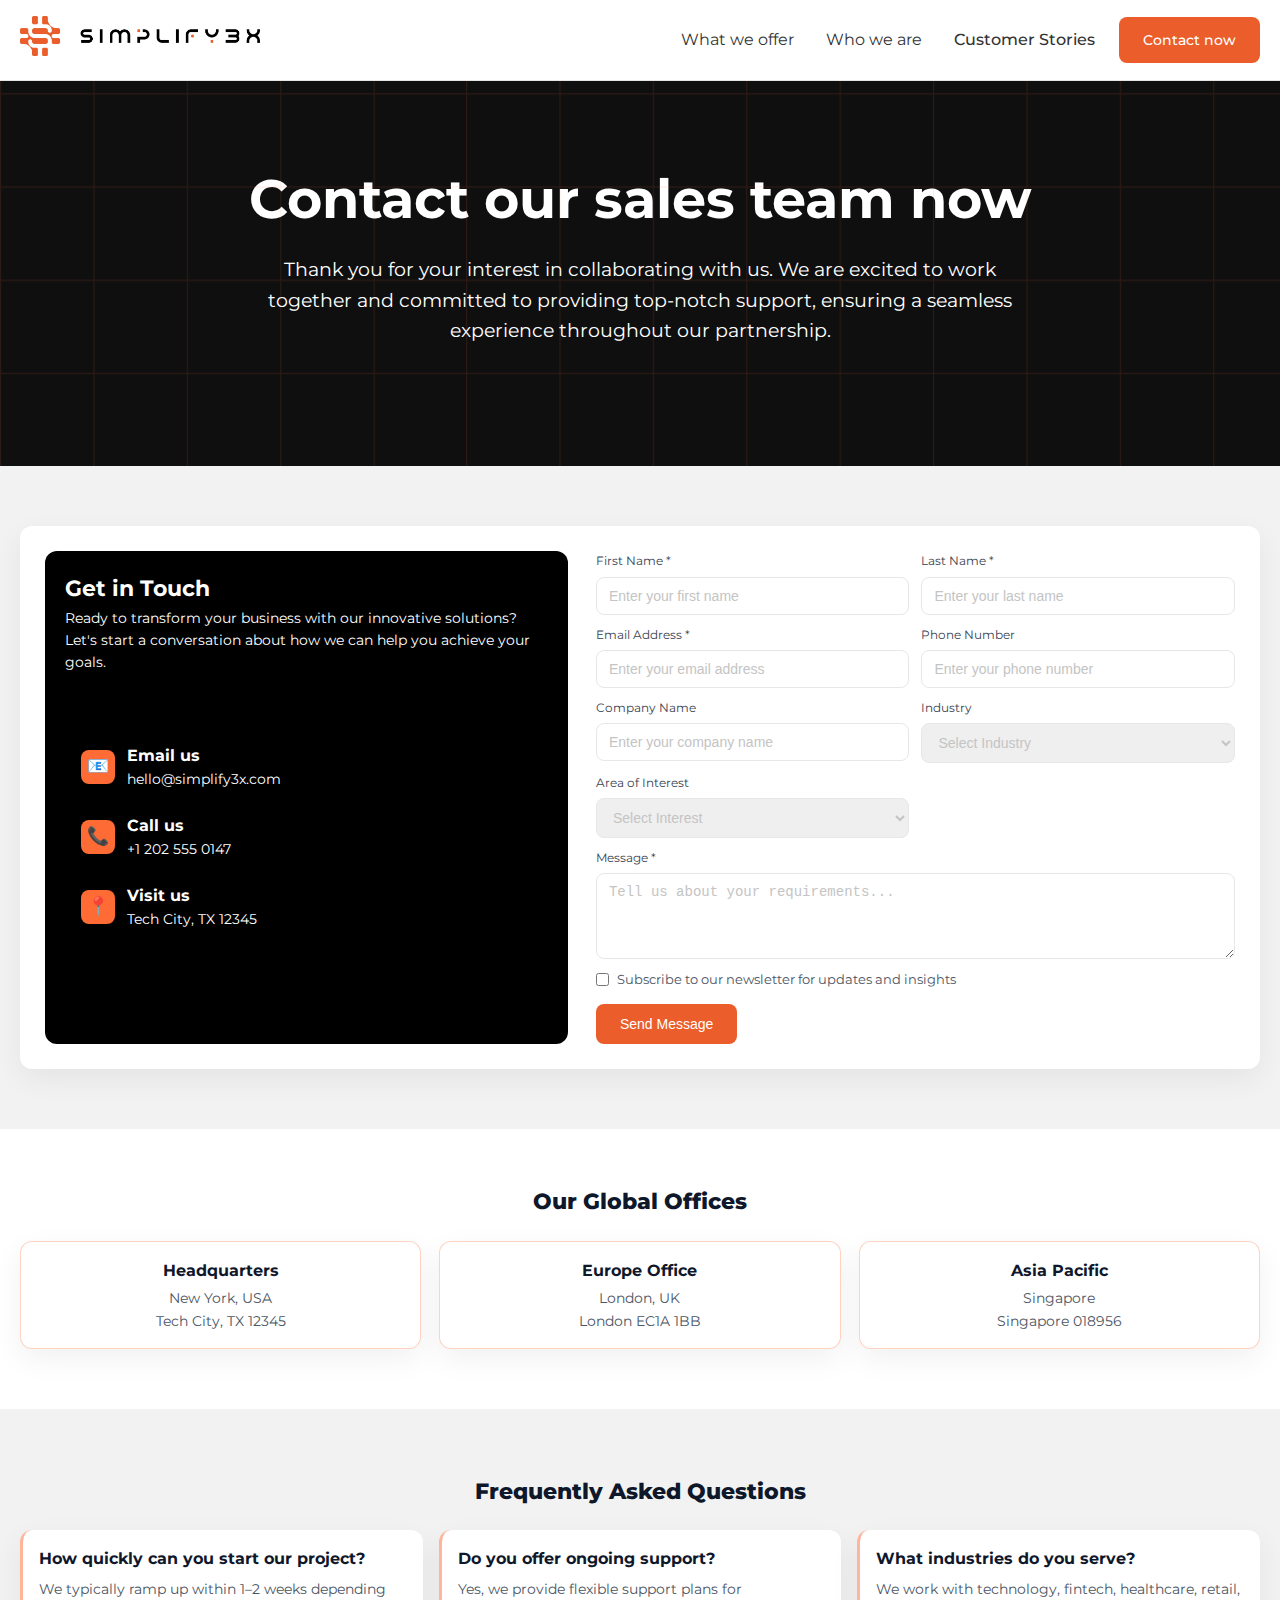
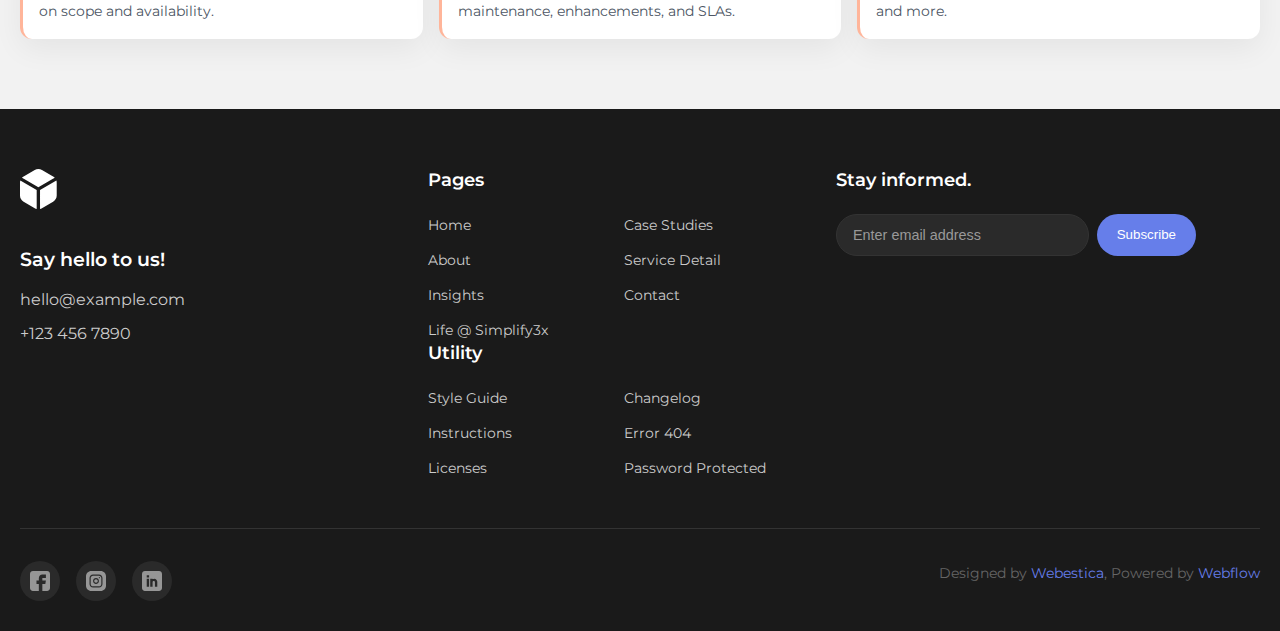
<file: contact.html>
<!DOCTYPE html>
<html lang="en">
<head>
    <meta charset="UTF-8">
    <meta name="viewport" content="width=device-width, initial-scale=1.0">
    <title>Life @ Simplify3x - Copora</title>
    <link rel="stylesheet" href="css/style.css">
    <link rel="stylesheet" href="css/newstyle.css">
    <link rel="preconnect" href="https://fonts.googleapis.com">
    <link rel="preconnect" href="https://fonts.gstatic.com" crossorigin>
    <link
      href="https://fonts.googleapis.com/css2?family=Inter:ital,opsz,wght@0,14..32,100..900;1,14..32,100..900&family=Manrope:wght@200..800&family=Montserrat:ital,wght@0,100..900;1,100..900&family=Mulish:ital,wght@0,200..1000;1,200..1000&family=Roboto:ital,wght@0,100;0,300;0,400;0,500;0,700;0,900;1,100;1,300;1,400;1,500;1,700;1,900&display=swap"
      rel="stylesheet"
    />
</head>
<body>
    <header class="header">
        <div class="container">
            <div class="header-content">
                <div class="logo">
                    <a href="index.html#home">
                        <img src="assets/images/Logo.jpg" alt="Copora Logo">
                    </a>
                </div>
                <div class="header-actions">
                    <nav class="nav">
                        <ul class="nav-list">
                            <li class="dropdown">
                                <button class="nav-link dropdown-toggle" type="button" aria-haspopup="true" aria-expanded="false">What we offer</button>
                                <div class="dropdown-menu" role="menu">
                                    <div class="dropdown-col">
                                        <a href="#" class="dropdown-item">Hire3x</a>
                                        <a href="#" class="dropdown-item">SimplifyQA</a>
                                        <a href="#" class="dropdown-item">Bominso</a>
                                        <a href="#" class="dropdown-item">Custom Solutions</a>
                                        <a href="#" class="dropdown-item">Walnut</a>
                                        <a href="#" class="dropdown-item">Simplify Foods</a>
                                        <a href="#" class="dropdown-item">DevOps Arc</a>
                                    </div>
                                </div>
                            </li>
                            <li class="dropdown">
                                <button class="nav-link dropdown-toggle" type="button" aria-haspopup="true" aria-expanded="false">Who we are</button>
                                <div class="dropdown-menu" role="menu">
                                    <div class="dropdown-col">
                                        <a href="about.html" class="dropdown-item">About Us</a>
                                        <a href="insights.html" class="dropdown-item">Insights</a>
                                        <a href="life.html" class="dropdown-item">Life @ Simplify3x</a>
                                    </div>
                                </div>
                            </li>
                            <li><a href="customer-stories.html" class="nav-link">Customer Stories </a></li>
                        </ul>
                    </nav>
                    <div class="header-actions">
                        <a href="contact.html" class="btn btn-primary">
                            <span class="btn-text">Contact now</span>
                            <span class="btn-text-hover">Contact now</span>
                        </a>
                    </div>
                </div>
            </div>
        </div>
    </header>
<main class="contact-part">
    <section class="container">
        <div class="contact-section">
            <div class="section-title">Contact our sales team now</div>
            <div class="section-description text-center max-wid-unset">Thank you for your interest in collaborating with us. We are excited to work <br/>together and committed to providing top-notch support, ensuring a seamless<br/> experience throughout our partnership.</div>
        </div>
    </section>

</main>

<section class="contact-sections">
  <div class="container">
    <div class="contact-grid">
      <div class="contact-cards">
      <div>
        <div class="contact-card-title fs-22">Get in Touch</div>
        <div class="contact-card-desc">Ready to transform your business with our innovative solutions? Let's start a conversation about how we can help you achieve your goals.</div>
      </div>
        <div class="contact-card mt-51">
          <div class="contact-icon">📧</div>
          <div>
            <div class="contact-card-title">Email us</div>
            <div class="contact-card-desc">hello@simplify3x.com</div>
          </div>
        </div>
        <div class="contact-card">
          <div class="contact-icon">📞</div>
          <div>
            <div class="contact-card-title">Call us</div>
            <div class="contact-card-desc">+1 202 555 0147</div>
          </div>
        </div>
        <div class="contact-card">
          <div class="contact-icon">📍</div>
          <div>
            <div class="contact-card-title">Visit us</div>
            <div class="contact-card-desc">Tech City, TX 12345</div>
          </div>
        </div>
      </div>
      <form class="contact-form">
        <div class="form-row">
          <div class="form-field"><label>First Name *</label><input type="text" placeholder="Enter your first name" required></div>
          <div class="form-field"><label>Last Name *</label><input type="text" placeholder="Enter your last name" required></div>
        </div>
        <div class="form-row">
          <div class="form-field"><label>Email Address *</label><input type="email" placeholder="Enter your email address" required></div>
          <div class="form-field"><label>Phone Number</label><input type="text" placeholder="Enter your phone number" ></div>
        </div>
        <div class="form-row">
          <div class="form-field"><label>Company Name</label><input type="text" placeholder="Enter your company name"></div>
          <div class="form-field"><label>Industry</label>
            <select required>
              <option value="" selected disabled>Select Industry</option>
              <option>Finance</option>
              <option>Healthcare</option>
              <option>Retail</option>
              <option>Manufacturing</option>
              <option>Technology</option>
              <option>Other</option>
            </select>
          </div>
        </div>
        <div class="form-row">
          <div class="form-field"><label>Area of Interest</label>
            <select required>
              <option value="" selected disabled>Select Interest</option>
              <option>Digital Transformation</option>
              <option>AI Solutions</option>
              <option>Cloud Migration</option>
              <option>Data Analytics</option>
              <option>Custom Development</option>
              <option>Consulting</option>
            </select>
          </div>
          <div class="form-field"></div>
        </div>
        <div class="form-field"><label>Message *</label><textarea rows="4" placeholder="Tell us about your requirements..." required></textarea></div>
        <label class="form-check"><input type="checkbox"> Subscribe to our newsletter for updates and insights</label>
        <button type="submit" class="btn btn-primary form-submit"><span class="btn-text">Send Message</span></button>
      </form>
    </div>
  </div>
</section>

<section class="offices-section">
  <div class="container">
    <h3 class="section-heading text-center">Our Global Offices</h3>
    <div class="offices-grid">
      <div class="office-card">
        <div class="office-title">Headquarters</div>
        <div class="office-desc">New York, USA<br>Tech City, TX 12345</div>
      </div>
      <div class="office-card">
        <div class="office-title">Europe Office</div>
        <div class="office-desc">London, UK<br>London EC1A 1BB</div>
      </div>
      <div class="office-card">
        <div class="office-title">Asia Pacific</div>
        <div class="office-desc">Singapore<br>Singapore 018956</div>
      </div>
    </div>
  </div>
</section>

<section class="faq-section">
  <div class="container">
    <h3 class="section-heading text-center">Frequently Asked Questions</h3>
    <div class="faq-grid">
      <div class="faq-card">
        <div class="faq-q">How quickly can you start our project?</div>
        <div class="faq-a">We typically ramp up within 1–2 weeks depending on scope and availability.</div>
      </div>
      <div class="faq-card">
        <div class="faq-q">Do you offer ongoing support?</div>
        <div class="faq-a">Yes, we provide flexible support plans for maintenance, enhancements, and SLAs.</div>
      </div>
      <div class="faq-card">
        <div class="faq-q">What industries do you serve?</div>
        <div class="faq-a">We work with technology, fintech, healthcare, retail, and more.</div>
      </div>
      
    </div>
  </div>
</section>

<footer class="footer">
    <div class="container">
        <div class="footer-content">
            <div class="footer-main">
                <div class="footer-brand">
                    <a href="index.html#home" class="footer-logo">
                        <img src="assets/images/683d93c9574111966c857ce8_footer-logo.svg" alt="Copora Logo">
                    </a>
                    <div class="footer-contact">
                        <h4 class="contact-title">Say hello to us!</h4>
                        <a href="mailto:hello@example.com" class="contact-email">hello@example.com</a>
                        <a href="tel:+1234567890" class="contact-phone">+123 456 7890</a>
                    </div>
                </div>
                <div class="footer-links">
                    <div class="footer-column">
                        <h4 class="footer-column-title">Pages</h4>
                        <div class="footer-links-grid">
                            <div class="links-group">
                                <a href="index.html#home" class="footer-link">Home</a>
                                <a href="about.html" class="footer-link">About</a>
                                <a href="insights.html" class="footer-link">Insights</a>
                                <a href="life.html" class="footer-link">Life @ Simplify3x</a>
                            </div>
                            <div class="links-group">
                                <a href="index.html#case-studies" class="footer-link">Case Studies</a>
                                <a href="#" class="footer-link">Service Detail</a>
                                <a href="index.html#contact" class="footer-link">Contact</a>
                            </div>
                        </div>
                    </div>
                    <div class="footer-column">
                        <h4 class="footer-column-title">Utility</h4>
                        <div class="footer-links-grid">
                            <div class="links-group">
                                <a href="#" class="footer-link">Style Guide</a>
                                <a href="#" class="footer-link">Instructions</a>
                                <a href="#" class="footer-link">Licenses</a>
                            </div>
                            <div class="links-group">
                                <a href="#" class="footer-link">Changelog</a>
                                <a href="#" class="footer-link">Error 404</a>
                                <a href="#" class="footer-link">Password Protected</a>
                            </div>
                        </div>
                    </div>
                </div>
                <div class="footer-newsletter">
                    <h4 class="newsletter-title">Stay informed.</h4>
                    <form class="newsletter-form">
                        <input type="email" placeholder="Enter email address" class="newsletter-input" required>
                        <button type="submit" class="newsletter-button">Subscribe</button>
                    </form>
                </div>
            </div>
        </div>
        <div class="footer-bottom">
            <div class="footer-social">
                <a href="https://www.facebook.com/" class="social-link">
                    <img src="assets/icons/682eb96f62a81d664ea5253b_99aeb9cadc4027f13a9f8c64a73729ed_facebook.svg" alt="Facebook" class="social-icon">
                </a>
                <a href="https://www.instagram.com/" class="social-link">
                    <img src="assets/icons/682eb96f62a81d664ea524cf_79d504e95605676dcdc62eb376426c90_instagram.svg" alt="Instagram" class="social-icon">
                </a>
                <a href="https://in.linkedin.com/" class="social-link">
                    <img src="assets/icons/682eb96f62a81d664ea524df_f6064f30ebfbad78aefda8115a908970_twitter.svg" alt="LinkedIn" class="social-icon">
                </a>
            </div>
            <div class="footer-credits">
                <p>Designed by <a href="https://webestica.com/" class="credit-link">Webestica</a>, Powered by <a href="https://webflow.com/" class="credit-link">Webflow</a></p>
            </div>
        </div>
    </div>
</footer>

<script src="js/script.js"></script>
</body>
</html>
</file>
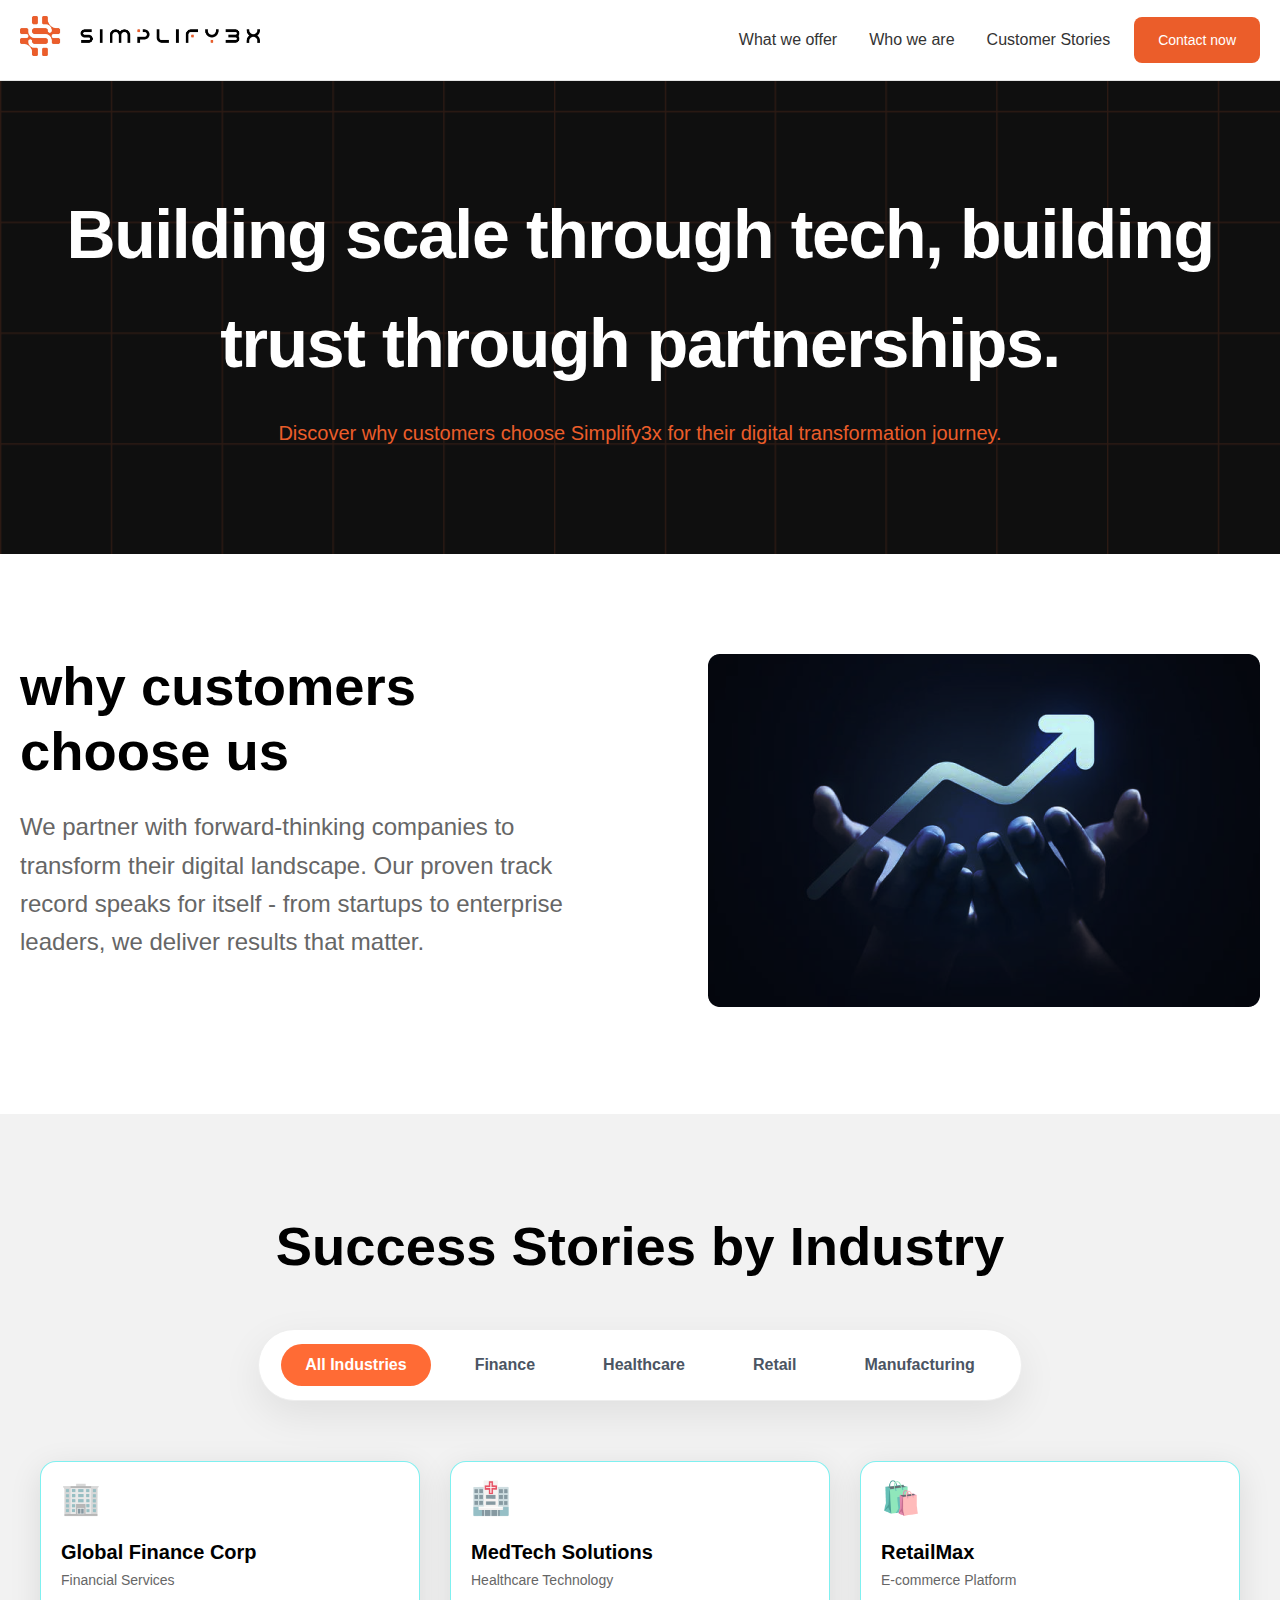
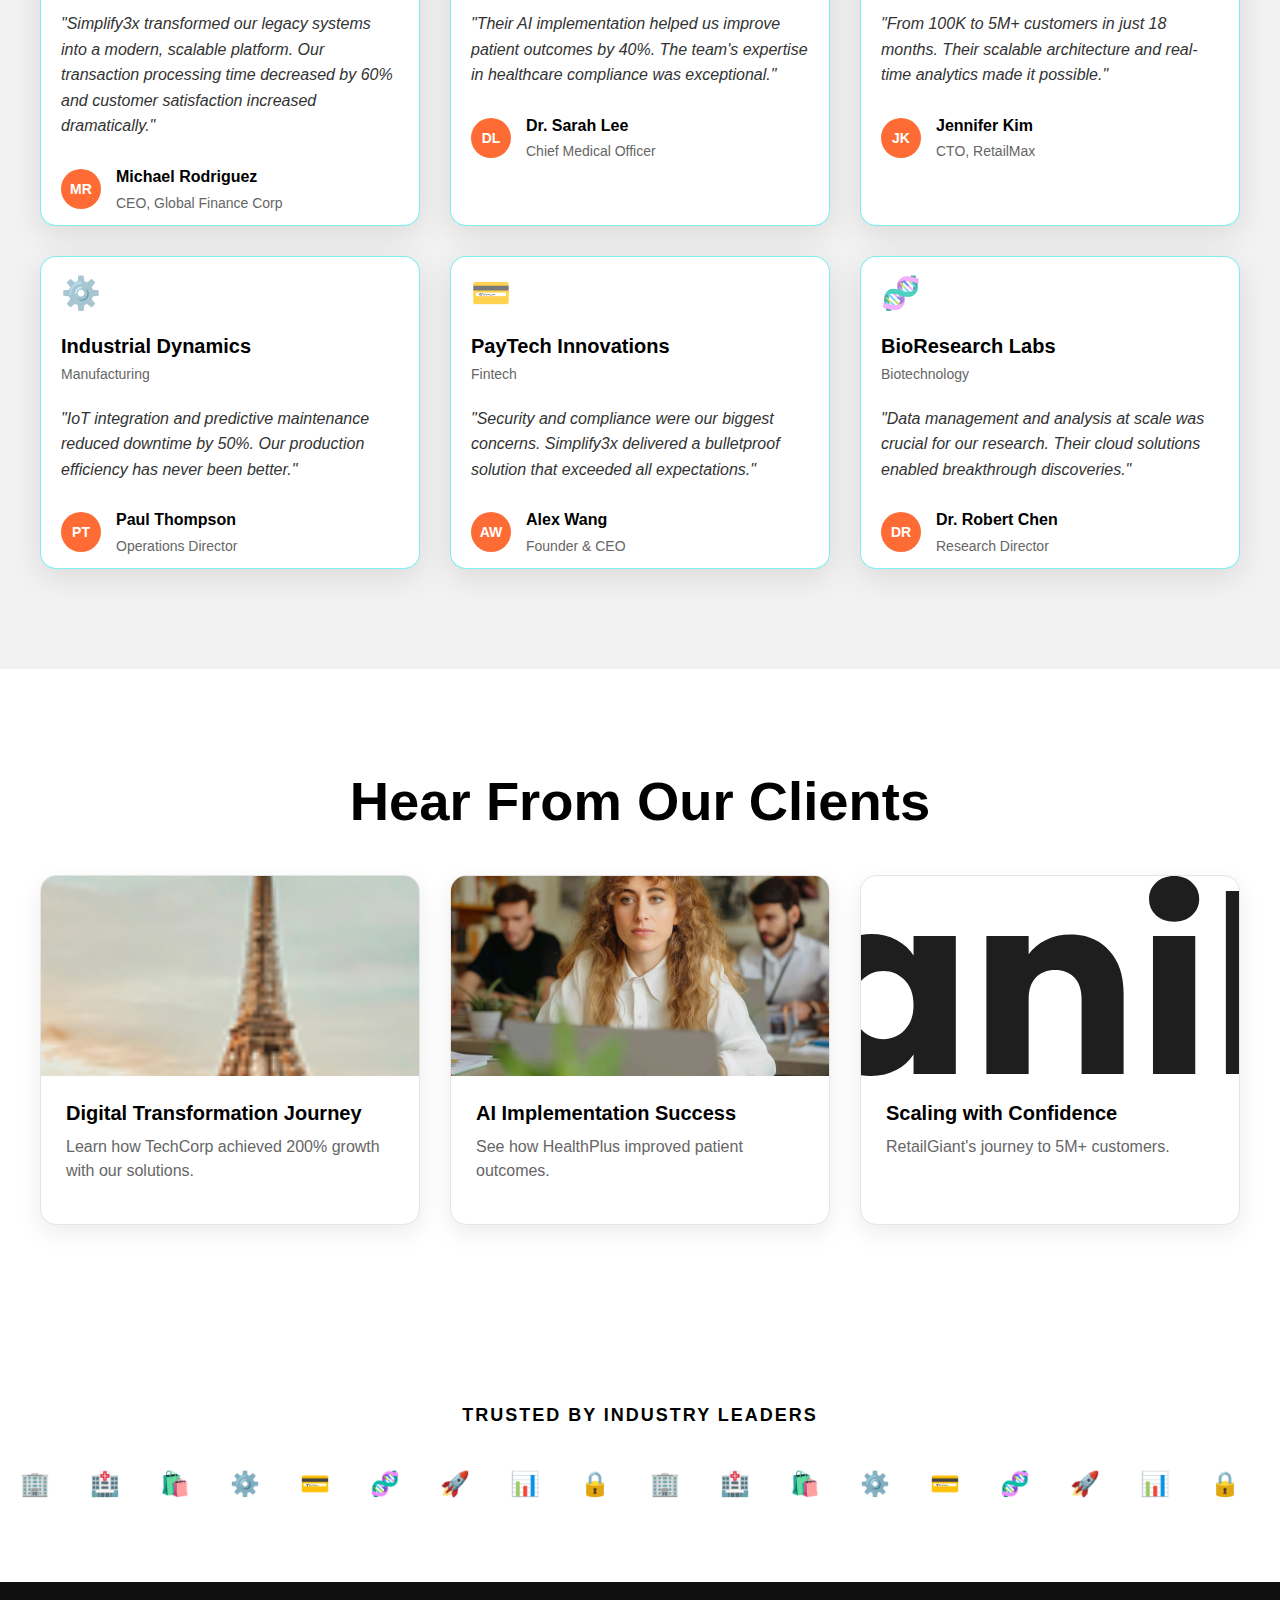
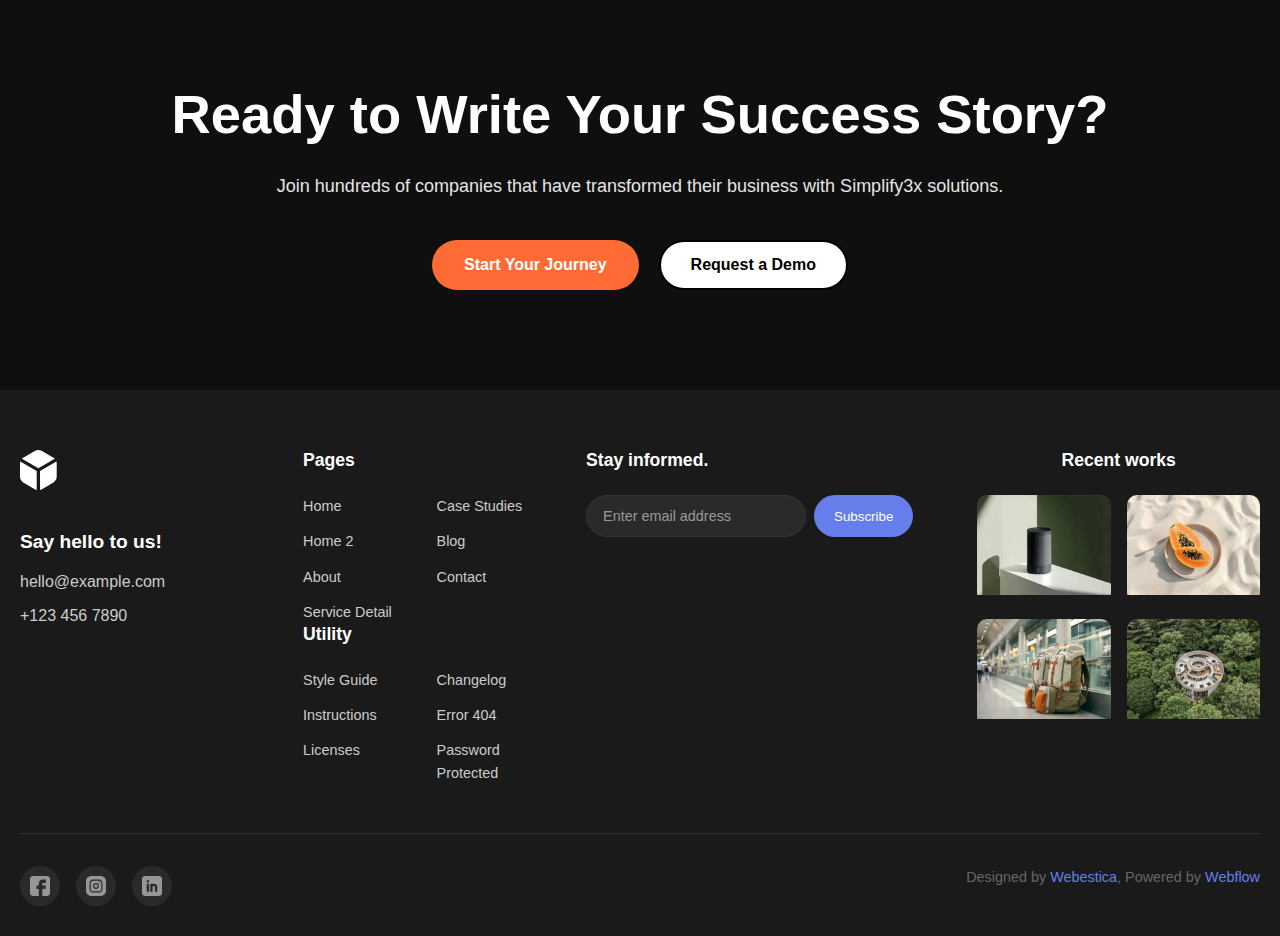
<file: customer-stories.html>
<!DOCTYPE html>
<html lang="en">
<head>
    <meta charset="UTF-8">
    <meta name="viewport" content="width=device-width, initial-scale=1.0">
    <title>Customer Stories - Simplify3x</title>
    <link rel="stylesheet" href="css/newstyle.css">
    <link rel="stylesheet" href="css/style.css">
</head>
<body>
    <!-- Header -->
    <header class="header">
        <div class="container">
          <div class="header-content">
            <div class="logo">
              <a href="#home">
                <img src="assets/images/Logo.jpg" alt="Copora Logo" />
              </a>
            </div>
            <div class="header-actions">
              <nav class="nav">
                <ul class="nav-list">
                  <li class="dropdown">
                    <button
                      class="nav-link dropdown-toggle"
                      type="button"
                      aria-haspopup="true"
                      aria-expanded="false"
                    >
                      What we offer
                    </button>
                    <div class="dropdown-menu" role="menu">
                      <div class="dropdown-col">
                        <a href="#" class="dropdown-item">Hire3x</a>
                        <a href="#" class="dropdown-item">SimplifyQA</a>
                        <a href="#" class="dropdown-item">Bominso</a>
                        <a href="#" class="dropdown-item">Custom Solutions</a>
                        <a href="#" class="dropdown-item">Walnut</a>
                        <a href="#" class="dropdown-item">Simplify Foods</a>
                        <a href="#" class="dropdown-item">DevOps Arc</a>
                      </div>
                    </div>
                  </li>
                  <li class="dropdown">
                    <button
                      class="nav-link dropdown-toggle"
                      type="button"
                      aria-haspopup="true"
                      aria-expanded="false"
                    >
                      Who we are
                    </button>
                    <div class="dropdown-menu" role="menu">
                      <div class="dropdown-col">
                        <a href="about.html" class="dropdown-item">About Us</a>
                        <a href="insights.html" class="dropdown-item">Insights</a>
                        <a href="life.html" class="dropdown-item"
                          >Life @ Simplify3x</a
                        >
                      </div>
                    </div>
                  </li>
                 
                  <li>
                    <a href="customer-stories.html" class="nav-link">Customer Stories </a>
                  </li>
                </ul>
              </nav>
              <div class="header-actions">
                <a href="contact.html" class="btn btn-primary">
                  <span class="btn-text">Contact now</span>
                  <span class="btn-text-hover">Contact now</span>
                </a>
              </div>
            </div>
          </div>
        </div>
      </header>

    <!-- Hero Section -->
    <section class="cs-hero">
        <div class="container">
            <div class="cs-hero-content">
                <h1 class="cs-hero-title">Building scale through tech, building trust through partnerships.</h1>
                <p class="cs-hero-subtitle">Discover why customers choose Simplify3x for their digital transformation journey.</p>
            </div>
        </div>
    </section>
    <section class="cs-discover-section">
      <div class="container">
         <div class="cs-discover-section-content">
          <div> <h2 class="section-title-2">why customers choose us</h2>
              <p class="cs-discover-description">
                We partner with forward-thinking companies to transform their digital landscape. 
                Our proven track record speaks for itself - from startups to enterprise leaders, 
                we deliver results that matter.
              </p></div>
              <div>
                  <img src="assets/images/headed.png" alt="Where We’re Headed">
              </div>
         </div>
      </div>
  </section>

    <!-- Success Stories by Industry -->
    <section class="cs-success-stories-section">
        <div class="container">
            <h2 class="section-title-2 text-center">Success Stories by Industry</h2>
            
            <!-- Filter Buttons -->
            <div class="cs-industry-filters">
                <button class="cs-filter-btn cs-active" data-industry="all">All Industries</button>
                <button class="cs-filter-btn" data-industry="finance">Finance</button>
                <button class="cs-filter-btn" data-industry="healthcare">Healthcare</button>
                <button class="cs-filter-btn" data-industry="retail">Retail</button>
                <button class="cs-filter-btn" data-industry="manufacturing">Manufacturing</button>
            </div>
            

            <!-- Story Cards Grid -->
            <div class="cs-stories-grid">
                <div class="cs-story-card" data-industry="finance">
                    <div class="cs-story-icon">🏢</div>
                    <h3 class="cs-story-company">Global Finance Corp</h3>
                    <p class="cs-story-industry">Financial Services</p>
                    <blockquote class="cs-story-quote">
                        "Simplify3x transformed our legacy systems into a modern, scalable platform. 
                        Our transaction processing time decreased by 60% and customer satisfaction increased dramatically."
                    </blockquote>
                    <div class="cs-story-author">
                        <div class="cs-author-avatar">MR</div>
                        <div class="cs-author-info">
                            <div class="cs-author-name">Michael Rodriguez</div>
                            <div class="cs-author-role">CEO, Global Finance Corp</div>
                        </div>
                    </div>
                </div>

                <div class="cs-story-card" data-industry="healthcare">
                    <div class="cs-story-icon">🏥</div>
                    <h3 class="cs-story-company">MedTech Solutions</h3>
                    <p class="cs-story-industry">Healthcare Technology</p>
                    <blockquote class="cs-story-quote">
                        "Their AI implementation helped us improve patient outcomes by 40%. 
                        The team's expertise in healthcare compliance was exceptional."
                    </blockquote>
                    <div class="cs-story-author">
                        <div class="cs-author-avatar">DL</div>
                        <div class="cs-author-info">
                            <div class="cs-author-name">Dr. Sarah Lee</div>
                            <div class="cs-author-role">Chief Medical Officer</div>
                        </div>
                    </div>
                </div>

                <div class="cs-story-card" data-industry="retail">
                    <div class="cs-story-icon">🛍️</div>
                    <h3 class="cs-story-company">RetailMax</h3>
                    <p class="cs-story-industry">E-commerce Platform</p>
                    <blockquote class="cs-story-quote">
                        "From 100K to 5M+ customers in just 18 months. 
                        Their scalable architecture and real-time analytics made it possible."
                    </blockquote>
                    <div class="cs-story-author">
                        <div class="cs-author-avatar">JK</div>
                        <div class="cs-author-info">
                            <div class="cs-author-name">Jennifer Kim</div>
                            <div class="cs-author-role">CTO, RetailMax</div>
                        </div>
                    </div>
                </div>

                <div class="cs-story-card" data-industry="manufacturing">
                    <div class="cs-story-icon">⚙️</div>
                    <h3 class="cs-story-company">Industrial Dynamics</h3>
                    <p class="cs-story-industry">Manufacturing</p>
                    <blockquote class="cs-story-quote">
                        "IoT integration and predictive maintenance reduced downtime by 50%. 
                        Our production efficiency has never been better."
                    </blockquote>
                    <div class="cs-story-author">
                        <div class="cs-author-avatar">PT</div>
                        <div class="cs-author-info">
                            <div class="cs-author-name">Paul Thompson</div>
                            <div class="cs-author-role">Operations Director</div>
                        </div>
                    </div>
                </div>

                <div class="cs-story-card" data-industry="finance">
                    <div class="cs-story-icon">💳</div>
                    <h3 class="cs-story-company">PayTech Innovations</h3>
                    <p class="cs-story-industry">Fintech</p>
                    <blockquote class="cs-story-quote">
                        "Security and compliance were our biggest concerns. 
                        Simplify3x delivered a bulletproof solution that exceeded all expectations."
                    </blockquote>
                    <div class="cs-story-author">
                        <div class="cs-author-avatar">AW</div>
                        <div class="cs-author-info">
                            <div class="cs-author-name">Alex Wang</div>
                            <div class="cs-author-role">Founder & CEO</div>
                        </div>
                    </div>
                </div>

                <div class="cs-story-card" data-industry="healthcare">
                    <div class="cs-story-icon">🧬</div>
                    <h3 class="cs-story-company">BioResearch Labs</h3>
                    <p class="cs-story-industry">Biotechnology</p>
                    <blockquote class="cs-story-quote">
                        "Data management and analysis at scale was crucial for our research. 
                        Their cloud solutions enabled breakthrough discoveries."
                    </blockquote>
                    <div class="cs-story-author">
                        <div class="cs-author-avatar">DR</div>
                        <div class="cs-author-info">
                            <div class="cs-author-name">Dr. Robert Chen</div>
                            <div class="cs-author-role">Research Director</div>
                        </div>
                    </div>
                </div>
            </div>
        </div>
    </section>

    <!-- Hear From Our Clients -->
    <section class="cs-clients-section">
        <div class="container">
            <h2 class="section-title-2 text-center">Hear From Our Clients</h2>
            
            <div class="cs-clients-grid">
                <div class="cs-client-card">
                    <div class="cs-client-image">
                        <img src="assets/images/6830493b27791a78a9f46410_hero-sm-image-02.jpg" alt="Team Collaboration">
                    </div>
                    <div class="cs-client-content">
                        <h3 class="cs-client-title">Digital Transformation Journey</h3>
                        <p class="cs-client-description">Learn how TechCorp achieved 200% growth with our solutions.</p>
                    </div>
                </div>

                <div class="cs-client-card">
                    <div class="cs-client-image">
                        <img src="assets/images/6831494205b847e698e2ef4d_4ee58b0145b43f223b2187779c011abb_hero-image-01.jpg" alt="AI Implementation">
                    </div>
                    <div class="cs-client-content">
                        <h3 class="cs-client-title">AI Implementation Success</h3>
                        <p class="cs-client-description">See how HealthPlus improved patient outcomes.</p>
                    </div>
                </div>

                <div class="cs-client-card">
                    <div class="cs-client-image">
                        <img src="assets/images/6831785505b847e698f99d36_client-04.svg" alt="Scaling with Confidence">
                    </div>
                    <div class="cs-client-content">
                        <h3 class="cs-client-title">Scaling with Confidence</h3>
                        <p class="cs-client-description">RetailGiant's journey to 5M+ customers.</p>
                    </div>
                </div>
            </div>
        </div>
    </section>

    <!-- Trusted by Industry Leaders -->
    <section class="cs-trusted-section">
        <div class="container">
            <h2 class="cs-trusted-title">TRUSTED BY INDUSTRY LEADERS</h2>
            <div class="cs-logos-grid">
                <div class="cs-logos-track">
                    <div class="cs-logo-item">🏢</div>
                    <div class="cs-logo-item">🏥</div>
                    <div class="cs-logo-item">🛍️</div>
                    <div class="cs-logo-item">⚙️</div>
                    <div class="cs-logo-item">💳</div>
                    <div class="cs-logo-item">🧬</div>
                    <div class="cs-logo-item">🚀</div>
                    <div class="cs-logo-item">📊</div>
                    <div class="cs-logo-item">🔒</div>
                    <!-- Duplicate logos for seamless scrolling -->
                    <div class="cs-logo-item">🏢</div>
                    <div class="cs-logo-item">🏥</div>
                    <div class="cs-logo-item">🛍️</div>
                    <div class="cs-logo-item">⚙️</div>
                    <div class="cs-logo-item">💳</div>
                    <div class="cs-logo-item">🧬</div>
                    <div class="cs-logo-item">🚀</div>
                    <div class="cs-logo-item">📊</div>
                    <div class="cs-logo-item">🔒</div>
                </div>
            </div>
        </div>
    </section>

    <!-- Ready to Write Your Success Story -->
    <section class="cs-cta-section">
        <div class="container">
            <h2 class="section-title">Ready to Write Your Success Story?</h2>
            <p class="cs-cta-description">Join hundreds of companies that have transformed their business with Simplify3x solutions.</p>
            <div class="cs-cta-buttons">
                <button class="cs-btn-primary">Start Your Journey</button>
                <button class="cs-btn-secondary">Request a Demo</button>
            </div>
        </div>
    </section>
    <footer class="footer show-talk-box">
        <div class="container">
          <div class="footer-content">
            <div class="footer-main">
              <div class="footer-brand">
                <a href="#home" class="footer-logo">
                  <img
                    src="assets/images/683d93c9574111966c857ce8_footer-logo.svg"
                    alt="Copora Logo"
                  />
                </a>
                <div class="footer-contact">
                  <h4 class="contact-title">Say hello to us!</h4>
                  <a href="mailto:hello@example.com" class="contact-email"
                    >hello@example.com</a
                  >
                  <a href="tel:+1234567890" class="contact-phone"
                    >+123 456 7890</a
                  >
                </div>
              </div>
              <div class="footer-links">
                <div class="footer-column">
                  <h4 class="footer-column-title">Pages</h4>
                  <div class="footer-links-grid">
                    <div class="links-group">
                      <a href="#home" class="footer-link">Home</a>
                      <a href="#" class="footer-link">Home 2</a>
                      <a href="#about" class="footer-link">About</a>
                      <a href="#" class="footer-link">Service Detail</a>
                    </div>
                    <div class="links-group">
                      <a href="#case-studies" class="footer-link">Case Studies</a>
                      <a href="#blog" class="footer-link">Blog</a>
                      <a href="#contact" class="footer-link">Contact</a>
                    </div>
                  </div>
                </div>
                <div class="footer-column">
                  <h4 class="footer-column-title">Utility</h4>
                  <div class="footer-links-grid">
                    <div class="links-group">
                      <a href="#" class="footer-link">Style Guide</a>
                      <a href="#" class="footer-link">Instructions</a>
                      <a href="#" class="footer-link">Licenses</a>
                    </div>
                    <div class="links-group">
                      <a href="#" class="footer-link">Changelog</a>
                      <a href="#" class="footer-link">Error 404</a>
                      <a href="#" class="footer-link">Password Protected</a>
                    </div>
                  </div>
                </div>
              </div>
              <div class="footer-newsletter">
                <h4 class="newsletter-title">Stay informed.</h4>
                <form class="newsletter-form">
                  <input
                    type="email"
                    placeholder="Enter email address"
                    class="newsletter-input"
                    required
                  />
                  <button type="submit" class="newsletter-button">
                    Subscribe
                  </button>
                </form>
              </div>
            </div>
            <div class="footer-recent-works">
              <h4 class="recent-works-title">Recent works</h4>
              <div class="recent-works-grid">
                <a href="#" class="recent-work-item">
                  <img
                    src="assets/images/6842de3a16b95b45bdf1990d_case-study-01.webp"
                    alt="Recent work 1"
                    class="recent-work-image"
                  />
                  <img
                    src="assets/icons/68358e0ea4d690c4aa10c3a6_button-arrow.svg"
                    alt="Arrow"
                    class="recent-work-arrow"
                  />
                </a>
                <a href="#" class="recent-work-item">
                  <img
                    src="assets/images/6846697030a081054c45c913_case-study-02.webp"
                    alt="Recent work 2"
                    class="recent-work-image"
                  />
                  <img
                    src="assets/icons/68358e0ea4d690c4aa10c3a6_button-arrow.svg"
                    alt="Arrow"
                    class="recent-work-arrow"
                  />
                </a>
                <a href="#" class="recent-work-item">
                  <img
                    src="assets/images/684673370f4f0c823cd9e2e8_case-study-03.webp"
                    alt="Recent work 3"
                    class="recent-work-image"
                  />
                  <img
                    src="assets/icons/68358e0ea4d690c4aa10c3a6_button-arrow.svg"
                    alt="Arrow"
                    class="recent-work-arrow"
                  />
                </a>
                <a href="#" class="recent-work-item">
                  <img
                    src="assets/images/6852a45fec5c928ff53c7150_case-study-04.webp"
                    alt="Recent work 4"
                    class="recent-work-image"
                  />
                  <img
                    src="assets/icons/68358e0ea4d690c4aa10c3a6_button-arrow.svg"
                    alt="Arrow"
                    class="recent-work-arrow"
                  />
                </a>
              </div>
            </div>
          </div>
          <div class="footer-bottom">
            <div class="footer-social">
              <a href="https://www.facebook.com/" class="social-link">
                <img
                  src="assets/icons/682eb96f62a81d664ea5253b_99aeb9cadc4027f13a9f8c64a73729ed_facebook.svg"
                  alt="Facebook"
                  class="social-icon"
                />
              </a>
              <a href="https://www.instagram.com/" class="social-link">
                <img
                  src="assets/icons/682eb96f62a81d664ea524cf_79d504e95605676dcdc62eb376426c90_instagram.svg"
                  alt="Instagram"
                  class="social-icon"
                />
              </a>
              <a href="https://in.linkedin.com/" class="social-link">
                <img
                  src="assets/icons/682eb96f62a81d664ea524df_f6064f30ebfbad78aefda8115a908970_twitter.svg"
                  alt="LinkedIn"
                  class="social-icon"
                />
              </a>
            </div>
            <div class="footer-credits">
              <p>
                Designed by
                <a href="https://webestica.com/" class="credit-link">Webestica</a
                >, Powered by
                <a href="https://webflow.com/" class="credit-link">Webflow</a>
              </p>
            </div>
          </div>
        </div>
      </footer>
    <script src="js/script.js"></script>
</body>
</html>
</file>
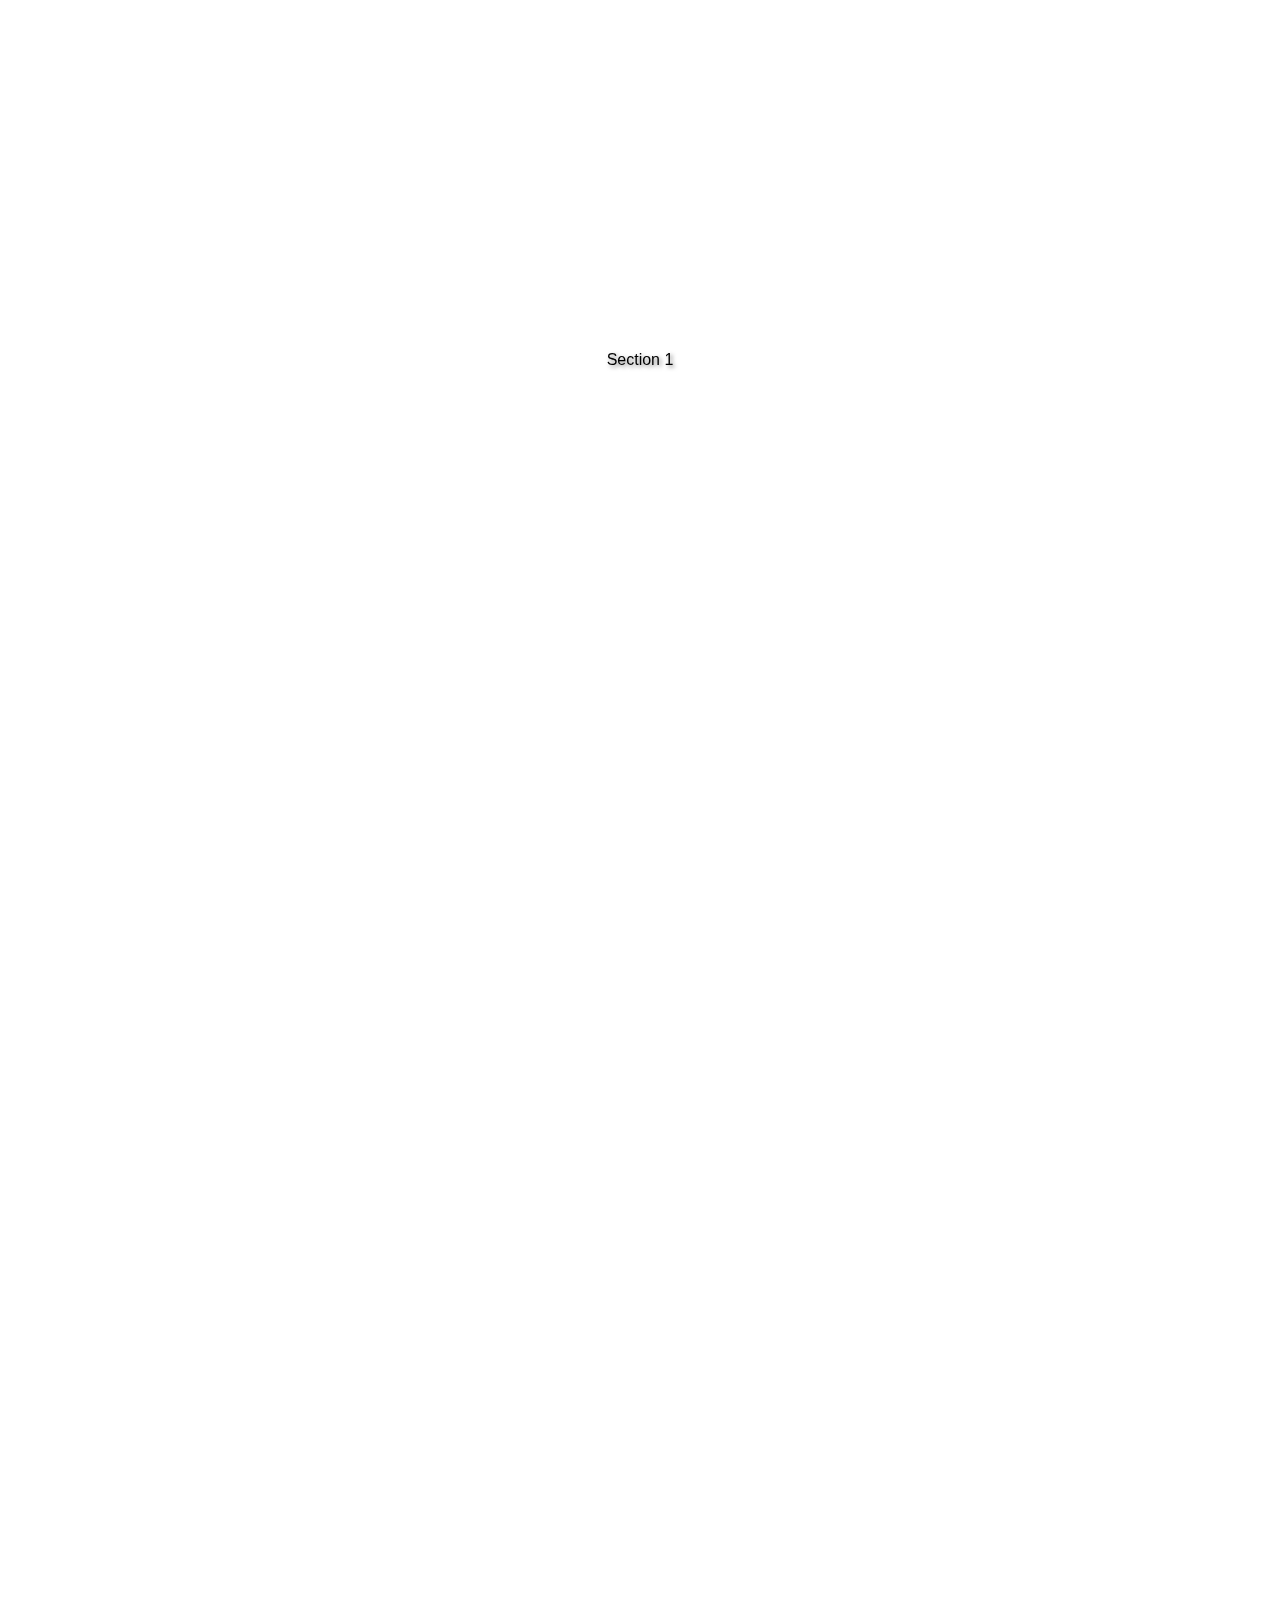
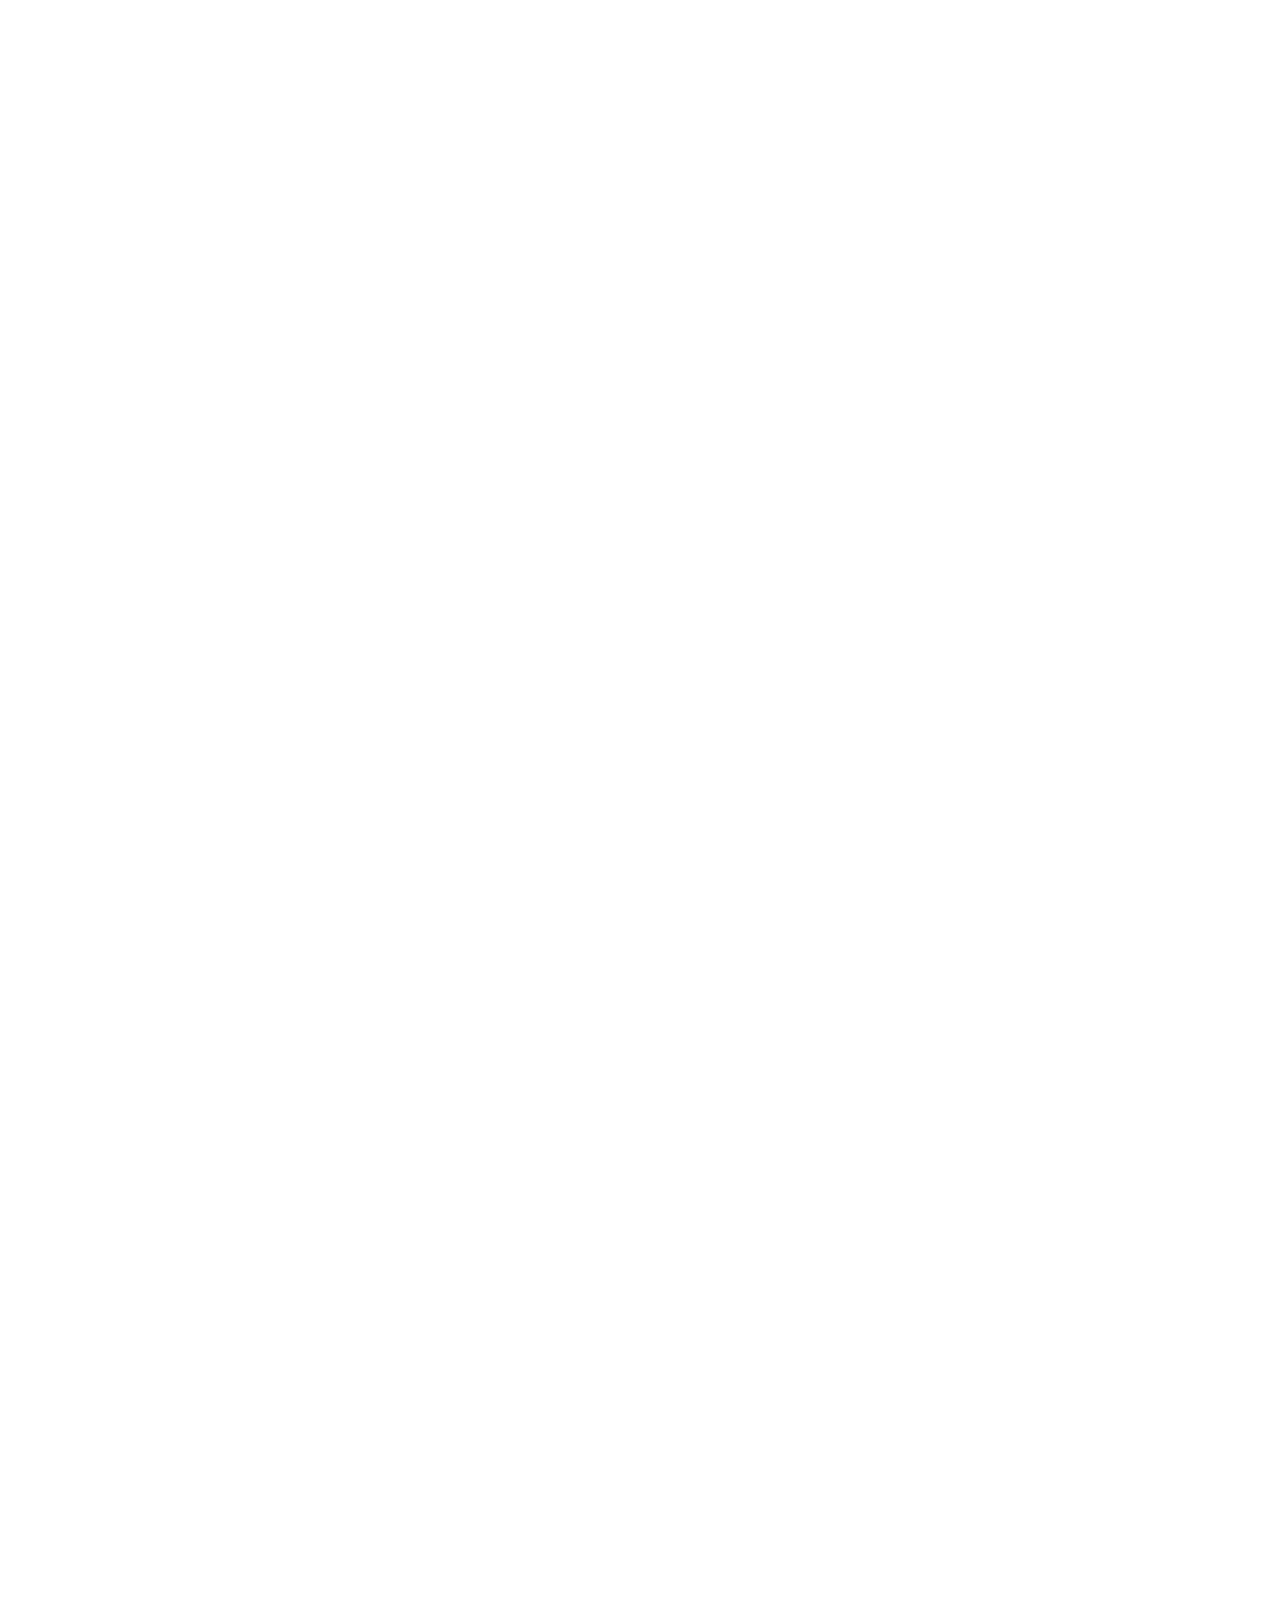
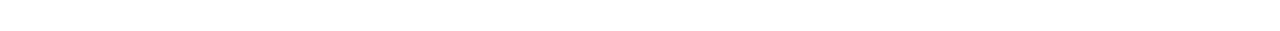
<file: exam.html>
<!DOCTYPE html>
<html lang="en">
<head>
  <meta charset="UTF-8">
  <meta name="viewport" content="width=device-width, initial-scale=1.0">
  <title>Scroll Fade Homepage</title>
  <style>
    * {
      margin: 0;
      padding: 0;
      box-sizing: border-box;
    }

    body, html {
      height: 100%;
      font-family: sans-serif;
    }

    /* Main container for sticky context */
    .main-container {
      position: relative;
    }

    section {
      display: flex;
      justify-content: center;
      align-items: center;
      font-size: 2rem;
      color: white;
      position: relative;
    }

    /* Wrapper for section 1 with fade */
    .section1-wrapper {
      position: sticky;
      top: 0;
      height: 80vh;
      overflow: hidden;
      z-index: 1;
    }

    .section1 {
      width: 100%;
      height: 100%;
      background: url("https://picsum.photos/1200/800?random=1") center/cover no-repeat;
      display: flex;
      justify-content: center;
      align-items: center;
      position: relative;
    }

    /* Text stays visible */
    .section1 span {
      position: relative;
      z-index: 10;
      text-shadow: 2px 2px 4px rgba(0,0,0,0.5);
    }

    /* Black overlay that will fade in */
    .fade-overlay {
      position: absolute;
      top: 0;
      left: 0;
      width: 100%;
      height: 100%;
      background: #000;
      opacity: 0;
      transition: opacity 0.05s linear;
      z-index: 5;
    }
    
    .section2 {
      background: url("https://picsum.photos/1200/800?random=2") center/cover no-repeat;
      z-index: 2;
      height: 100vh;
      margin-top: -20vh;
      margin-bottom: 39vh;
    }

    .section3 {
      background: url("https://picsum.photos/1200/800?random=3") center/cover no-repeat;
      height: 80vh;
      z-index: 3;
    }

    .section4 {
      background: url("https://picsum.photos/1200/800?random=4") center/cover no-repeat;
      height: 80vh;
      z-index: 4;
    }
  </style>
</head>
<body>
  <div class="main-container">
    <div class="section1-wrapper">
      <div class="section1">
        <span>Section 1</span>
        <div class="fade-overlay" id="fadeOverlay"></div>
      </div>
    </div>

    <section class="section2" id="section2">Section 2</section>
    <section class="section3">Section 3</section>
    <section class="section4">Section 4</section>
  </div>

  <script>
    const fadeOverlay = document.getElementById('fadeOverlay');
    const section2 = document.getElementById('section2');
    const section1Wrapper = document.querySelector('.section1-wrapper');

    function handleScroll() {
      const scrollY = window.scrollY;
      const rect = section2.getBoundingClientRect();
      const windowHeight = window.innerHeight;
      
      // Trigger fade at just 1% scroll (very early)
      const fadeStartScroll = windowHeight * 0.01; // 1% of viewport height
      
      // Start fading immediately after 1% scroll
      if (scrollY >= fadeStartScroll) {
        // Calculate fade based on scroll progress
        let fadeAmount = (scrollY - fadeStartScroll) / (windowHeight * 0.8);
        fadeAmount = Math.min(Math.max(fadeAmount, 0), 0.9);
        fadeOverlay.style.opacity = fadeAmount;
      } else {
        fadeOverlay.style.opacity = 0;
      }

      // Slow motion effect for section 2
      if (rect.top < windowHeight && rect.top > -rect.height) {
        const slowFactor = 0.4;
        const translateAmount = (windowHeight - rect.top) * slowFactor;
        section2.style.transform = `translateY(${translateAmount}px)`;
      } else if (rect.top >= windowHeight) {
        section2.style.transform = 'translateY(0)';
      }
    }

    let ticking = false;
    window.addEventListener('scroll', function() {
      if (!ticking) {
        window.requestAnimationFrame(function() {
          handleScroll();
          ticking = false;
        });
        ticking = true;
      }
    }, { passive: true });

    // Initial call
    handleScroll();
  </script>
</body>
</html>
</file>
<file: css/newstyle.css>
.about-page {
    background-color: #0f0f0f;
}

.life-part::before, .insights-part::before ,.about-page::before  {
    content: '';
    position: absolute;
    top: 0;
    left: 0;
    right: 0;
    bottom: 0;
    background: url('data:image/svg+xml,<svg xmlns="http://www.w3.org/2000/svg" viewBox="0 0 100 100"><defs><pattern id="customer-grid" width="20" height="20" patternUnits="userSpaceOnUse"><path d="M 20 0 L 0 0 0 20" fill="none" stroke="%23ff6b35" stroke-width="0.5" opacity="0.3"/></pattern></defs><rect width="100" height="100" fill="url(%23customer-grid)"/></svg>');
    opacity: 0.4;
    z-index: 1;
}

.about-page .container {
    display: flex;
    justify-content: space-between;
    padding: 180px 20px 100px 20px;
}

.about-page-video {
    /* background-color: #EB5D2A; */
    border-radius: 20px;
    height: 400px;
    width: 630px;
    display: flex;
    align-items: center;
    justify-content: center;
    color: aliceblue;
    font-size: 20px;
    font-weight: 700;
    z-index: 5;
    overflow: hidden;
    border-radius: 8px;

}
.about-page-video-content{

    height: 100%;
}
.text-justify {
    text-align: justify;
}

.lh-32px {
    line-height: 32px;
}

.number-part .container {
    display: grid;
    grid-template-columns: repeat(7, 1fr);
    align-items: center;
    gap: 30px;
    padding: 60px 0 60px;
    justify-content: center;
}

.number-part-item {
    width: 315px;
    display: flex;
    flex-direction: column;
    align-items: center;
    gap: 5px;
    border-radius: 20px;
    padding: 20px;
    transition: box-shadow 0.3s ease, transform 0.3s ease;
}

.number-part-item:hover {
    box-shadow: 0 13px 26px #eaae98;
    transform: translateY(-4px);
}

.number-part-number {
    font-size: 3.5rem;
    font-weight: 700;
    color: #EB5D2A;
}

.number-part-text {
    font-size: 1rem;
    font-weight: 500;
    color: #050505;
}

.num-vertical-line {
    width: 1px;
    height: 80px;
    background: rgba(0, 0, 0, 0.1);
}

.about-image-section .container {
    padding: 60px 20px 100px 20px;
}

.about-full-image {
    width: 100%;
    height: auto;
    border-radius: 16px;
    box-shadow: 0 18px 40px rgba(0, 0, 0, 0.12);
}

.num-vertical-line {
    width: 1px;
    height: 100%;
    background-color: #050505;
    opacity: 0.1;
}

.purpose-div {
    display: grid;
    grid-template-columns: repeat(3, 1fr);
    gap: 30px;
    position: relative;
    z-index: 2;
    max-width: 100%;
    margin: 0 auto;
}

/* center title inside purpose section */
.purpose-part{
    padding: 90px 0;
    background-color: #f2f2f2;
}
.purpose-part .section-title-2 {
    text-align: center;
    width: 100%;
    margin: 0 auto 30px auto;
    position: sticky;
    top: 10vh;
}


.purpose-card-2 {
    background: #ffffff;
    padding: 55px;
    text-align: left;
    box-shadow: 0 8px 32px rgba(0, 0, 0, 0.1);
    transition: all 0.4s cubic-bezier(0.4, 0, 0.2, 1);
    border: 1px solid rgba(255, 107, 53, 0.3);
    position: sticky;
    top: 20vh; /* Reduced from 20vh to keep closer to heading */
    transform: translateY(0);
    overflow: hidden;
    /* height: 580px; */
    display: flex;
    border-radius: 15px;
    width: 100%;
    max-width: 1100px;
    /* margin: 0 auto; */
    margin-bottom: 0; /* Remove bottom margin */
}
.purpose-card-2:hover {
    transform: translateY(-5px);
    box-shadow: 0 15px 35px rgba(255, 107, 53, 0.2);
    border-color: rgba(255, 107, 53, 0.5);
}

.purpose-card-2-content h3 {
    font-size: 36px;
    font-weight: 700;
    color: #eb5d2a;
    margin: 20px 20px 20px 0px;
    line-height: 1.3;
}

.purpose-card-2-content p {
    color: #000;
    line-height: 1.7;
    margin: 0 20px 20px 0px;
    font-size: 20px;
    flex-grow: 1;
}
.purpose-card-2-content{
width: calc(100% - 626px);
}

.card-image {
    height: 100%;
    width: 525px;
    position: relative;
    overflow: hidden;
    top: 0;
    left: 0;
    z-index: 1;
    display: block;
    border-radius: 20px;
}

.purpose-image {
    width: 100%;
    height: 100%;
    object-fit: cover;
    transition: transform 0.3s ease;
}

.card:hover .purpose-image {
    transform: scale(1.1);
}

.timeline-part{
    padding: 100px 0 80px 0;
    height: 660px;
}

.timeline-part .section-title-2{
    text-align: center;
}
.timeline-line{
    display: flex;
    gap: 25px;
    height: 3px;
    width: 100%;
    background-color: #EB5D2A;
    position: relative;
    margin-top: 80px;
}
.timeline-item{
    display: flex;
    flex-direction: column;
    align-items: center;
    gap: 25px;
    width: 216px;
    position: absolute;
    top: -26px;
}
.timeline-item .date{
    background: white;
    color: #ff6b35;
    padding: 12px 20px;
    border-radius: 30px;
    font-weight: 700;
    font-size: 1rem;
    z-index: 3;
    text-align: center;
    border: 3px solid #ff6b35;
    box-shadow: 0 4px 15px rgba(255, 107, 53, 0.3);
    transition: all 0.3s ease;
}
.timeline-item:hover .date{
    background: #ff6b35;
    color: white;
    transform: scale(1.05);
    box-shadow: 0 8px 25px rgba(255, 107, 53, 0.5);
}
.timeline-item .dot{
    width: 10px;
    height: 10px;
    background: #ff6b35;
    border-radius: 50%;
    z-index: 3;
}
.timeline-item .box{
    background: white;
    padding: 20px;
    border-radius: 12px;
    box-shadow: 0 6px 25px rgba(0, 0, 0, 0.08);
    width: 100%;
    border: 1px solid #e0e0e0;
    text-align: center;
    transition: all 0.3s ease;

}

.timeline-item:hover .box{
    transform: translateY(-5px);
    box-shadow: 0 12px 35px rgba(255, 107, 53, 0.15);
    border-color: #ff6b35;
}
.timeline-item .box h3 {
    font-size: 1.1rem;
    font-weight: 700;
    color: #000000;
    margin-bottom: 8px;
}

.timeline-item .box p {
    color: #666666;
    line-height: 1.4;
    margin: 0;
    font-size: 0.85rem;
}

/* Insights page cards */
.insights-card-flex{
    display: grid;
    grid-template-columns: repeat(3, 1fr);
    gap: 30px;
}
.insights-card-item{
    background: #ffffff;
    border: 1px solid #e9e9e9;
    border-radius: 16px;
    overflow: hidden;
    transition: box-shadow 0.3s ease, transform 0.3s ease;
}
.insights-card-item .main-img{
    width: 100%;
    height: 100%;
    object-fit: cover;
    display: block;
    transition: transform 0.35s ease;
}
.insights-card-item .img-wrap{ height:304px; overflow:hidden; }
.insights-card-item-content{ padding: 18px 18px 22px 18px; }
.insights-card-item:hover{ box-shadow: 0 18px 45px rgba(0,0,0,0.15); transform: translateY(-4px); }
.insights-card-item:hover .main-img{ transform: scale(1.06); }
.main-section{
    padding: 120px 0 60px 0;
    display: flex;
    flex-direction: column;
    align-items: center;
}
.main-section .flex{
    display: flex;
    gap: 30px;
   
}
.main-section .flex .number-part-number{
    font-size: 2rem;
}
.main-section .flex .number-part-item{
    justify-self: center;
    width: 180px;
    border-radius: 4px;
    padding: 12px;
    background-color: #f5f0f0;
}
.max-wid-unset{
    max-width: unset !important;
}
.insights-part{
    background-color: #0f0f0f;
}
.insights-card-parent{ padding:60px 0; }
.insights-layout{ display:grid; grid-template-columns: 1fr 1fr; gap:32px; }
.insights-col-left{ display:block; }
.insights-col-right{ display:grid; grid-template-rows: 1fr 1fr; gap:32px; }
.insights-card-item{ border-radius:12px; overflow:hidden; border:1px solid #e0e0e0; background:#fff; }
.insights-card-featured{ display:block; height:100%; }
.insights-card-featured .img-wrap{ height:278px; }
.insights-card-row{ display:grid; grid-template-columns: 0.9fr 1.1fr; min-height: 220px; }
.insights-card-item .img-wrap{ overflow:hidden; }
.insights-card-item .main-img{ height:100%; width:100%; object-fit:cover; transition: transform .35s ease; }
.insights-card-item:hover{ box-shadow:0 18px 45px rgba(0,0,0,0.15); transform: translateY(-4px); }
.insights-card-item:hover .main-img{ transform: scale(1.06); }
.insights-card-item-content{
    padding: 20px;
}
.insights-card-item-content .flex{
    display: flex;
    align-items: center;
    gap: 10px;
}
.insights-card-item-content .flex .tag{
    background-color: #EB5D2A;
    color: #fff;
    padding: 4px 12px;
    border-radius: 20px;
}
.insights-card-item-content-title{
    font-weight: 600;
    font-size: 20px;
    margin-top: 10px;

}
.insights-card-item-content-date{
   font-size: 14px;
   color: #666;
   margin-top: 10px;
   font-weight: 500;
}
.insights-card-item-content-by{
    font-style: italic;
    font-weight: 600;
    font-size: 14px;
    color: #666;
    margin-top: 10px;
}
/* Tabs bar */
.tabs-part{ padding:24px 0 80px; }
.tabs-part .container{ display:flex; justify-content:center; }
.tabs-bar{ display:flex; gap:32px; align-items:center; background:#fff; border-radius:999px; padding:14px 22px; box-shadow:0 14px 40px rgba(0,0,0,0.08); border:1px solid #eee; }
.tab-button{ appearance:none; border:0; background:transparent; padding:12px 22px; border-radius:999px; font-weight:700; color:#4b5563; cursor:pointer; transition: all .2s ease; }
.tab-button:hover{ color:#111827; }
.tab-button.active{ background:#ff6b35; color:#fff; box-shadow:0 10px 22px rgba(255,107,53,0.35); }

/* Grid below tabs */
.insights-grid-part{ padding: 10px 0 120px; }
.insights-grid{ display:grid; grid-template-columns: repeat(3, 1fr); gap: 28px; }
.insights-grid .insights-card-item{ border-radius:16px; overflow:hidden; border:1px solid #e9e9e9; background:#fff; box-shadow:0 8px 20px rgba(0,0,0,0.06); }
.insights-grid .span-2{ grid-column: span 2; }
.insights-card-meta{ color:#6b7280; }
.author-row{ display:flex; align-items:center; gap:10px; margin-top:14px; color:#374151; font-weight:600; }
.author-row .avatar{ width:28px; height:28px; border-radius:50%; background:#ffe6de; color:#eb5d2a; display:flex; align-items:center; justify-content:center; font-size:12px; font-weight:800; }

/* Voices slider */
.voices{ padding: 60px 0 100px; background:#fff; }
.voices-header{ text-align:center; margin-bottom: 24px; }
.voices-subtitle{ color:#ff6b35; font-weight:700; letter-spacing:.2px; margin-top:4px;font-size: 22px; }

.voices-marquee{ position:relative; overflow:hidden; padding: 10px 0; }
.voices-track{ display:flex; gap: 20px; width: max-content; animation: voices-scroll 40s linear infinite; }
.voices-marquee:hover .voices-track{ animation-play-state: paused; }

.voice-card{ width: 320px; height: 360px; perspective: 1200px; }
.voice-inner{ position:relative; width:100%; height:100%; transform-style: preserve-3d; transition: transform .7s ease; }
.voice-card:hover .voice-inner{ transform: rotateY(180deg); }
.voice-face{ position:absolute; inset:0; border-radius: 18px; overflow:hidden; backface-visibility: hidden; box-shadow: 0 14px 40px rgba(0,0,0,.18); }
.voice-front{ background: #1f2a44; display:flex; align-items:flex-end; justify-content:flex-start; padding:14px 16px; background-size: cover; background-position: center; }
.voice-front::after{ content:""; position:absolute; inset:0; background: linear-gradient(180deg, rgba(0,0,0,0) 30%, rgba(0,0,0,.6) 100%); }
.voice-meta{ position:relative; z-index:1; color:#fff; }
.voice-name{ font-weight:800; font-size:18px; }
.voice-title{ font-size:13px; opacity:.9; }
.voice-back{ background:#18324d; color:#eaeff6; transform: rotateY(180deg); display:flex; flex-direction:column; justify-content:space-between; padding:18px; }
.voice-quote{ color:#eaeff6; font-size:15px; line-height:1.6; }
.voice-person{ display:flex; align-items:center; gap:10px; }
.voice-person .voice-title{ opacity:.85; }
.voice-avatar{ width:34px; height:34px; border-radius:50%; background:#2b4a6a; color:#fff; font-weight:800; display:flex; align-items:center; justify-content:center; }

@keyframes voices-scroll{
  from{ transform: translateX(0); }
  to{ transform: translateX(-50%); }
}

/* Life black hero */
.life-part{ background: #0f0f0f; position: relative; overflow: hidden; padding: 160px 0 120px; }
.life-hero{ position:relative; height: 540px; border-radius: 24px; overflow:hidden; display:flex; align-items:center; justify-content:center; }
.life-hero::after{ content:""; position:absolute; inset:0; background: linear-gradient(180deg, rgba(0,0,0,.45) 0%, rgba(0,0,0,.6) 60%, rgba(0,0,0,.75) 100%); }
.life-hero-bg-media{ position:absolute; inset:0; width:100%; height:100%; object-fit:cover; }
.life-hero-content{ position:relative; z-index:1; text-align:center; padding: 0 24px; max-width: 900px; }
.life-hero-title{ font-size: 56px; font-weight: 800; color:#fff; letter-spacing:.3px; }
.life-hero-subtitle{ color:#e5e5e5; font-size:20px; margin-top: 10px; }

@media (max-width: 920px){
  .life-hero{ height: 400px; }
  .life-hero-title{ font-size: 40px; }
}
@media (max-width: 560px){
  .life-hero{ height: 300px; }
  .life-hero-title{ font-size: 32px; }
  .life-hero-subtitle{ font-size: 16px; }
}

/* Culture section */
.culture-section{ padding: 60px 0 60px 0; background:#fff; }
.culture-wrap{ max-width: 900px; margin: 0 auto; text-align: center; }
.culture-title{ font-size: 48px; font-weight: 800; color:#0f172a; margin-bottom: 14px; }
.culture-subtitle{ color:#ff6b35; font-weight: 600; font-size: 22px; }
.culture-desc{ margin-top: 22px; font-size: 18px; line-height: 1.8; color:#4b5563;margin-bottom: 0; }

/* Core values split */
.core-values{ padding: 60px 0 60px 0; background:#f2f2f2; }
.cv-grid{ display:grid; grid-template-columns: 1.1fr 0.9fr; gap: 36px; align-items:end; }
.cv-title{ font-size: 42px; font-weight: 800; color:#0f172a; text-align:left; margin-bottom: 6px; }
.cv-subtitle{ color:#ff6b35; font-weight:800; font-size:20px; margin-bottom: 22px; text-align:left; }
.cv-cards{ display:grid; grid-template-columns: repeat(2, minmax(0,1fr)); gap:20px; }
.cv-card{ background:#fff; border-radius:16px; padding:22px 20px; box-shadow:0 16px 50px rgba(0,0,0,0.06); text-align:left;  border: 1px solid rgba(255, 107, 53, 0.3); transition: all 0.3s ease; }
.cv-card:hover {
    transform: translateY(-5px);
    box-shadow: 0 15px 35px rgba(255, 107, 53, 0.2);
    border-color: rgba(255, 107, 53, 0.5);
}
.cv-emoji{ font-size:28px; margin-bottom:6px; }
.cv-card-title{ font-weight:800; font-size:20px; margin-bottom:8px; color:#0f172a; }
.cv-card-desc{ color:#4b5563; font-size:15px; line-height:1.7; }
.cv-video-wrap{ border-radius:18px; overflow:hidden; box-shadow:0 18px 60px rgba(0,0,0,0.12); }
.cv-video{ width:100%; height:580px; object-fit:cover; display:block; }

@media (max-width: 1024px){
  .cv-grid{ grid-template-columns: 1fr; }
  .cv-video{ height:360px; }
}

/* Life beyond work */
.life-beyond{ padding: 80px 0; background:#f8fafc; }
.lb-title{ text-align:center; font-size:48px; font-weight:800; color:#0f172a; }
.lb-subtitle{ text-align:center; color:#ff6b35; font-weight:800; font-size:22px; margin-top:10px; }
.lb-desc{ max-width: 900px; margin:14px auto 32px; text-align:center; color:#4b5563; font-size:18px; line-height:1.8; }
.lb-grid{ display:grid; grid-template-columns: repeat(4, 1fr); gap:24px; }
.lb-card{ background:#fff; border-radius:14px; overflow:hidden; box-shadow:0 16px 50px rgba(0,0,0,.06); display:flex; flex-direction:column; }
.lb-video{ width:100%; height:220px; object-fit:cover; display:block; }
.lb-caption{ padding:12px 14px 16px; text-align:center; color:#111827; font-weight:600; line-height:1.4; }

@media (max-width: 1100px){
  .lb-grid{ grid-template-columns: repeat(2, 1fr); }
}

/* Moments marquee */
.moments-marquee{ padding: 60px 0 90px; background:#fff; }
.mm-title{ text-align:center; font-size:38px; font-weight:800; color:#0f172a; }
.mm-subtitle{ text-align:center; color:#ff6b35; font-weight:800; margin-top:8px; }
.mm-track-wrap{ overflow:hidden; }
.mm-track{ display:flex; width:max-content; }
.mm-group{ display:flex; gap:22px; }
.mm-track{ animation: mm-scroll 18s linear infinite; }
.mm-img{ height:220px; width:auto; border-radius:14px; box-shadow:0 14px 40px rgba(0,0,0,0.08); }
.moments-marquee:hover .mm-track{ animation-play-state: paused; }
@keyframes mm-scroll{
  0%{ transform: translateX(0); }
  100%{ transform: translateX(-100%); }
}

/* Ensure hero three canvas fills the hero area */
#hero-canvas{ height:100%; }
#hero-canvas canvas{ width:100% !important; height:100% !important; display:block; }
@media (max-width: 600px){
  .lb-grid{ grid-template-columns: 1fr; }
}

.contact-part {
    background-color: #0f0f0f;
    position: relative;
    overflow: hidden;
}

.contact-part::before {
    content: '';
    position: absolute;
    top: 0;
    left: 0;
    right: 0;
    bottom: 0;
    background: url('data:image/svg+xml,<svg xmlns="http://www.w3.org/2000/svg" viewBox="0 0 100 100"><defs><pattern id="customer-grid" width="20" height="20" patternUnits="userSpaceOnUse"><path d="M 20 0 L 0 0 0 20" fill="none" stroke="%23ff6b35" stroke-width="0.5" opacity="0.3"/></pattern></defs><rect width="100" height="100" fill="url(%23customer-grid)"/></svg>');
    opacity: 0.4;
    z-index: 1;
}
.contact-section{
        padding: 166px 0 88px 0;
    display: flex
;
    flex-direction: column;
    align-items: center;
}

/* Contact page extra sections */
.contact-sections{ background:#f2f2f2; padding: 60px 0 60px 0; }
.contact-grid{ display:grid; grid-template-columns: 0.9fr 1.1fr; gap:28px; align-items:start;padding: 25px; border-radius: 12px;box-shadow: 0 10px 30px rgba(0, 0, 0, .06);background-color: #fff; }
.contact-cards{ display:flex; flex-direction:column; gap:14px; background-color: #000; padding: 20px; height: 100%; border-radius: 12px;}
.mt-51{
    margin-top: 51px;
}
.contact-card{  padding:4px 16px; display:flex; align-items:center; gap:12px; }
.contact-icon{ background:#ff6b35; color:#fff; width:34px; height:34px; border-radius:8px; display:flex; align-items:center; justify-content:center; font-size:18px; }
.contact-card-title{ font-weight:700; color:#fff; }
.contact-card-desc{ color:#fff; font-size:14px; }
.contact-form{ background:#fff; border-radius:12px;}
.form-row{ display:grid; grid-template-columns: 1fr 1fr; gap:12px;margin-bottom: 10px; }
.form-field{ display:flex; flex-direction:column; gap:6px; }
.form-field label{ font-size:12px; color:#374151; }
.form-field input, .form-field textarea, .form-field select{ border:1px solid #e5e7eb; border-radius:8px; padding:10px 12px; outline:none; font-size:14px; }
.form-field select{ appearance:auto; }
.form-check{ display:flex; align-items:center; gap:8px; margin:10px 0; font-size:13px; color:#4b5563; }
.form-submit{ margin-top:4px; }

.offices-section{ background:#fff; padding: 60px 0; }
.section-heading{ font-weight:800; font-size:22px; color:#0f172a; margin-bottom:25px; }

.offices-grid{ display:grid; grid-template-columns: repeat(3, 1fr); gap:18px; }
.office-card{ background:#fff; border-radius:12px; padding:16px; box-shadow:0 10px 30px rgba(0,0,0,.06); text-align:center; border: 1px solid rgba(255, 107, 53, 0.3); transition: all 0.3s ease; }
.office-card:hover {
    transform: translateY(-5px);
    box-shadow: 0 15px 35px rgba(255, 107, 53, 0.2);
}
.office-title{ font-weight:700; color:#0f172a; margin-bottom:4px; }
.office-desc{ color:#4b5563; font-size:14px; }

.faq-section{ background:#f2f2f2; padding: 70px 0 70px 0; }
.faq-grid{ display:grid; grid-template-columns: repeat(3, 1fr); gap:16px; }
.faq-card{ background:#fff; border-radius:12px; padding:16px; box-shadow:0 10px 30px rgba(0,0,0,.06); border-left: 3px solid rgba(255, 107, 53, 0.5); transition: all 0.3s ease; }
.faq-card:hover {
    transform: translateY(-5px);
    box-shadow: 0 15px 35px rgba(255, 107, 53, 0.2);
    border-color: #EB5D2A;
}
.faq-q{ font-weight:700; margin-bottom:6px; color:#0f172a; }
.faq-a{ color:#4b5563; font-size:14px; }
.fs-22{
    font-size: 22px;
}
@media (max-width: 980px){
  .contact-grid{ grid-template-columns: 1fr; }
  .offices-grid{ grid-template-columns: 1fr; }
  .faq-grid{ grid-template-columns: 1fr; }
}
/* Common input + textarea placeholders */
input::placeholder,
textarea::placeholder {
  color: #c4c4c4;
  opacity: 1; /* ensures full color visibility */
}

/* Normal select text */
select {
    color: #000; /* text color after user selects something */
  }
  
  /* Placeholder (disabled selected option) */
  select:required:invalid {
    color: #c4c4c4;
  }
  
  /* Ensure dropdown list still shows proper colors */
  select option {
    color: #000;
  }
  select option[disabled] {
    color: #c4c4c4;
  }
  .marquee {
    width: 100%;
    overflow: hidden;
    padding: 20px 0;
}

.marquee-track {
    display: flex;
    gap: 20px; /* Increased gap */
    animation: marquee-scroll 60s linear infinite; /* Slower animation for more content */
    min-width: max-content; /* Ensure track doesn't shrink */
}

.marquee-track.paused {
    animation-play-state: paused;
}  

@keyframes marquee-scroll {
    0% { transform: translateX(0); }
    100% { transform: translateX(-50%); }
}

.marquee-column {
    display: flex;
    flex-direction: column;
    gap: 15px; /* Increased gap between images in column */
    width: 250px; /* Increased column width */
    flex-shrink: 0;
}

.marquee-img {
    width: 100%;
    border-radius: 12px; /* Slightly larger border radius */
    background-size: cover;
    background-position: center;
    background-repeat: no-repeat;
    box-shadow: 0 4px 8px rgba(0,0,0,0.1); /* Added subtle shadow */
}

.marquee-img-large {
    height: 300px; /* Increased height */
}

.marquee-img-small {
    height: 150px; /* Increased height */
}

.mm-title {
    font-size: 2.5rem;
    margin-bottom: 10px;
}

.mm-subtitle {
    font-size: 1.2rem;
    color: #666;
    margin-bottom: 30px;
}

/* Responsive adjustments */
@media screen and (max-width: 768px) {
    .marquee-column {
        width: 180px;
    }
    
    .marquee-img-large {
        height: 160px;
    }
    
    .marquee-img-small {
        height: 80px;
    }
    
    .marquee-track {
        gap: 15px;
    }
}

@media screen and (max-width: 480px) {
    .marquee-column {
        width: 150px;
    }
    
    .marquee-img-large {
        height: 140px;
    }
    
    .marquee-img-small {
        height: 70px;
    }
}

/* Customer Stories Page Styles */

/* Header Styles */

.cs-logo-icon {
    width: 40px;
    height: 40px;
}

.cs-logo-text {
    font-size: 24px;
    font-weight: 800;
    color: #000000;
}


/* Hero Section */
.cs-hero {
    background-color: #0f0f0f;
    position: relative;
    padding: 180px 0 90px 0;
    overflow: hidden;
}

.cs-hero::before {
    content: '';
    position: absolute;
    top: 0;
    left: 0;
    right: 0;
    bottom: 0;
    background: url('data:image/svg+xml,<svg xmlns="http://www.w3.org/2000/svg" viewBox="0 0 100 100"><defs><pattern id="customer-grid" width="20" height="20" patternUnits="userSpaceOnUse"><path d="M 20 0 L 0 0 0 20" fill="none" stroke="%23ff6b35" stroke-width="0.5" opacity="0.3"/></pattern></defs><rect width="100" height="100" fill="url(%23customer-grid)"/></svg>');
    opacity: 0.4;
    z-index: 1;
}

.cs-hero-content {
    position: relative;
    z-index: 2;
    text-align: center;
    max-width: 1178px;
    margin: 0 auto;
}

.cs-hero-title {
    font-size: 68px;
    font-weight: 650;
    color: #ffffff;
    margin-bottom: 20px;
    line-height: 1.6;
    letter-spacing: -0.02em;
}

.cs-hero-subtitle {
    font-size: 20px;
    color: #eb5d2a;
    font-weight: 400;
    line-height: 1.5;
}

/* Discover Section */
.cs-discover-section {
    background-color: #ffffff;
    padding: 100px 0;
}

.cs-discover-title {
    font-size: 46px;
    font-weight: 600;
    color: #000000;
    margin-bottom: 0;
    line-height: 1.2;
}

.cs-discover-title-large {
    font-size: 46px;
    font-weight: 700;
    color: #000000;
    margin-bottom: 30px;
    line-height: 1.1;
}

.cs-discover-description {
    font-size: 24px;
    color: #666;
    font-weight: 500;
    line-height: 1.6;
    max-width: 800px;
    margin: 0 auto;
}

/* Success Stories Section */
.cs-success-stories-section {
    background-color: #f2f2f2;
    padding: 100px 0;
}

.cs-section-title {
    font-size: 48px;
    font-weight: 800;
    color: #000000;
    text-align: center;
    margin-bottom: 50px;
    line-height: 1.2;
}

/* Industry Filters */
.cs-industry-filters {
    display: flex;
    justify-content: center;
    gap: 20px;
    margin-top: 50px;
    margin-bottom: 60px;
    flex-wrap: wrap;
    width: fit-content;
    justify-self: anchor-center;
    border-radius: 999px;
    padding: 14px 22px;
    box-shadow: 0 14px 40px rgba(0, 0, 0, 0.08);
    border: 1px solid #eee;
    background-color: #fff;
}

.cs-filter-btn {
border: none;
    font-weight: 700;
    color: #4b5563;
    background-color: #ffffff;
    padding: 12px 24px;
    border-radius: 30px;
    font-size: 1rem;
    cursor: pointer;
    transition: all 0.3s ease;
}


.cs-filter-btn.cs-active {
    background-color: #ff6b35;
    border-color: #ff6b35;
    color: #ffffff;
}

/* Stories Grid */
.cs-stories-grid {
    display: grid;
    grid-template-columns: repeat(3, 1fr);
    gap: 30px;
    max-width: 1200px;
    margin: 0 auto;
}

.cs-story-card {
    background-color: #ffffff;
    border: 1px solid #e5e5e5;
    border-radius: 16px;
    padding: 11px 20px;
    box-shadow: 0 8px 32px rgba(0, 0, 0, 0.1);
    border: 1px solid rgba(0, 225, 225, 0.5);
    transition: all 0.3s ease;
    position: relative;
}

.cs-story-card:hover {
    transform: translateY(-5px);
    box-shadow: 0 15px 35px rgba(255, 107, 53, 0.2);
    border-color: rgba(255, 107, 53, 0.5);
}

.cs-story-icon {
    font-size: 32px;
    margin-bottom: 15px;
    opacity: 0.7;
}

.cs-story-company {
    font-size: 20px;
    font-weight: 700;
    color: #000000;
    margin-bottom: 5px;
}

.cs-story-industry {
    font-size: 14px;
    color: #666666;
    margin-bottom: 20px;
    font-weight: 500;
}

.cs-story-quote {
    font-size: 16px;
    color: #333333;
    line-height: 1.6;
    margin-bottom: 25px;
    font-style: italic;
    border: none;
    padding: 0;
}

.cs-story-author {
    display: flex;
    align-items: center;
    gap: 15px;
}

.cs-author-avatar {
    width: 40px;
    height: 40px;
    background-color: #ff6b35;
    color: #ffffff;
    border-radius: 50%;
    display: flex;
    align-items: center;
    justify-content: center;
    font-weight: 700;
    font-size: 14px;
}

.cs-author-name {
    font-size: 16px;
    font-weight: 600;
    color: #000000;
    margin-bottom: 2px;
}

.cs-author-role {
    font-size: 14px;
    color: #666666;
}

/* Clients Section */
.cs-clients-section {
    background-color: #ffffff;
    padding: 100px 0;
}

.cs-clients-grid {
    display: grid;
    grid-template-columns: repeat(3, 1fr);
    gap: 30px;
    max-width: 1200px;
    margin: 0 auto;
    margin-top: 40px;
}

.cs-client-card {
    background-color: #ffffff;
    border: 1px solid #e5e5e5;
    border-radius: 16px;
    overflow: hidden;
    box-shadow: 0 8px 25px rgba(0, 0, 0, 0.08);
    transition: all 0.3s ease;
}

.cs-client-card:hover {
    transform: translateY(-5px);
    box-shadow: 0 15px 35px rgba(255, 107, 53, 0.2);
    border-color: rgba(255, 107, 53, 0.5);
}

.cs-client-image {
    height: 200px;
    overflow: hidden;
}

.cs-client-image img {
    width: 100%;
    height: 100%;
    object-fit: cover;
    transition: transform 0.3s ease;
}

.cs-client-card:hover .cs-client-image img {
    transform: scale(1.05);
}

.cs-client-content {
    padding: 25px;
}

.cs-client-title {
    font-size: 20px;
    font-weight: 700;
    color: #000000;
    margin-bottom: 10px;
}

.cs-client-description {
    font-size: 16px;
    color: #666666;
    line-height: 1.5;
}

/* Trusted Section */
.cs-trusted-section {
    background-color: #fff;
    padding: 80px 0;
}

.cs-trusted-title {
    font-size: 18px;
    font-weight: 600;
    color: #000000;
    text-align: center;
    margin-bottom: 40px;
    letter-spacing: 2px;
}

.cs-logos-grid {
    display: flex;
    align-items: center;
    gap: 40px;
    overflow: hidden;
    white-space: nowrap;
    position: relative;
}

.cs-logos-track {
    display: flex;
    gap: 40px;
    animation: cs-logo-scroll 20s linear infinite;
    width: max-content;
}

.cs-logos-grid:hover .cs-logos-track {
    animation-play-state: paused;
}

.cs-logo-item {
    
    height: 36px;
   
    border-radius: 12px;
    display: flex;
    align-items: center;
    justify-content: center;
    font-size: 24px;
    transition: transform 0.3s ease;
    flex-shrink: 0;
}

.cs-logo-item:hover {
    transform: scale(1.1);
}

.cs-logo-item img {
 
    height: 30px;
    object-fit: contain;
    filter: grayscale(100%);
    transition: filter 0.3s ease;
}

.cs-logo-item:hover img {
    filter: grayscale(0%);
}

@keyframes cs-logo-scroll {
    0% {
        transform: translateX(0);
    }
    100% {
        transform: translateX(-50%);
    }
}

/* CTA Section */
.cs-cta-section {
    background-color: #0f0f0f;
    padding: 100px 0;
    text-align: center;
    position: relative;
}

.cs-cta-title {
    font-size: 48px;
    font-weight: 800;
    color: #ffffff;
    margin-bottom: 20px;
    position: relative;
    z-index: 2;
}

.cs-cta-description {
    font-size: 18px;
    color: #e5e5e5;
    margin-bottom: 40px;
    position: relative;
    z-index: 2;
}

.cs-cta-buttons {
    display: flex;
    justify-content: center;
    gap: 20px;
    position: relative;
    z-index: 2;
    flex-wrap: wrap;
}

.cs-btn-primary {
    background-color: #ff6b35;
    color: #ffffff;
    border: none;
    padding: 16px 32px;
    border-radius: 30px;
    font-size: 16px;
    font-weight: 600;
    cursor: pointer;
    transition: all 0.3s ease;
}

.cs-btn-primary:hover {
    background-color: #e55a2b;
    transform: translateY(-2px);
    box-shadow: 0 8px 25px rgba(255, 107, 53, 0.3);
}

.cs-btn-secondary {
    background-color: #ffffff;
    color: #000000;
    border: 2px solid #000000;
    padding: 14px 30px;
    border-radius: 30px;
    font-size: 16px;
    font-weight: 600;
    cursor: pointer;
    transition: all 0.3s ease;
}

.cs-btn-secondary:hover {
    background-color: #000000;
    color: #ffffff;
    transform: translateY(-2px);
    box-shadow: 0 8px 25px rgba(0, 0, 0, 0.2);
}

/* Responsive Design */
@media (max-width: 1024px) {
    .cs-stories-grid {
        grid-template-columns: repeat(2, 1fr);
    }
    
    .cs-clients-grid {
        grid-template-columns: repeat(2, 1fr);
    }
    
    .cs-hero-title {
        font-size: 48px;
    }
    
    .cs-discover-title {
        font-size: 40px;
    }
    
    .cs-discover-title-large {
        font-size: 52px;
    }
}

@media (max-width: 768px) {
    .cs-nav {
        gap: 20px;
    }
    
    .cs-nav-link {
        font-size: 14px;
    }
    
    .cs-hero-title {
        font-size: 40px;
    }
    
    .cs-hero-subtitle {
        font-size: 18px;
    }
    
    .cs-discover-title {
        font-size: 32px;
    }
    
    .cs-discover-title-large {
        font-size: 42px;
    }
    
    .cs-section-title {
        font-size: 36px;
    }
    
    .cs-stories-grid {
        grid-template-columns: 1fr;
    }
    
    .cs-clients-grid {
        grid-template-columns: 1fr;
    }
    
    .cs-industry-filters {
        gap: 15px;
    }
    
    .cs-filter-btn {
        padding: 10px 20px;
        font-size: 14px;
    }
    
    .cs-cta-title {
        font-size: 36px;
    }
    
    .cs-cta-buttons {
        flex-direction: column;
        align-items: center;
    }
    
    .cs-btn-primary,
    .cs-btn-secondary {
        width: 200px;
    }
}

@media (max-width: 480px) {
    .cs-logo-text {
        font-size: 20px;
    }
    
    .cs-nav {
        gap: 15px;
    }
    
    .cs-nav-link {
        font-size: 12px;
    }
    
    .cs-hero-title {
        font-size: 32px;
    }
    
    .cs-hero-subtitle {
        font-size: 16px;
    }
    
    .cs-discover-title {
        font-size: 28px;
    }
    
    .cs-discover-title-large {
        font-size: 36px;
    }
    
    .cs-section-title {
        font-size: 28px;
    }
    
    .cs-story-card {
        padding: 20px;
    }
    
    .cs-client-content {
        padding: 20px;
    }
    
    .cs-cta-title {
        font-size: 28px;
    }
    
    .cs-cta-description {
        font-size: 16px;
    }
}

/* Animation for story cards */
@keyframes fadeIn {
    from {
        opacity: 0;
        transform: translateY(20px);
    }
    to {
        opacity: 1;
        transform: translateY(0);
    }
}

.cs-discover-section-content{
    display: flex;
    justify-content: space-between;
    align-items: start;
    gap: 100px;
}

/* Image fade transition styles */
.cs-image-container {
    position: relative;
    width: 100%;
    max-width: 500px;
}

.cs-fade-image {
    position: absolute;
    top: 0;
    left: 0;
    width: 100%;
    height: auto;
    opacity: 0;
    transition: opacity 0.8s ease-in-out;
    border-radius: 8px;
    box-shadow: 0 10px 30px rgba(0, 0, 0, 0.1);
}

.cs-fade-image.cs-active {
    opacity: 1;
    position: relative;
}

.cs-pointer-section {
    scroll-margin-top: 50vh;
}

.our-products {
    padding: 80px 0 0px 0;
    background-color: #fff;
position: relative;
    z-index: 6;
}
.our-line{
   background-color: #fee9d9;
   width: 2px;
   height: 100px; 
}
.our-products-tabs{
    display: flex;
    align-items: center;
    justify-content: center;
    gap: 24px;
}
.our-button{
    background: #FEF5F2;
    display: flex;
    flex-direction: column;
    align-items: center;
    gap: 10px;
font-weight: 400;
font-size: 16px;
color: #0f0f0f;
padding: 20px;
border-radius: 8px;
width: 133px;
}
.our-button.active{
    background: linear-gradient(180deg, #EB5D2A 0%, #853518 100%);
    font-weight: 700;
    font-size: 16px;
color: #fafbff;    

}

/* Products Carousel Styles */
.our-products-tabs-section{
    background-color: #FEF5F2;
    border-radius: 40px;
    padding-top: 40px;
    transition: border-radius 0.5s ease, margin-top 0.8s ease;
    margin-top: 400px;
}

.our-products-tabs-section.animate-in {
    margin-top: 0;
}
.products-carousel {
    position: relative;
    overflow: hidden;
}

.carousel-container {
    position: relative;
    width: 100%;
    height: 670px;
    overflow: hidden;
    border-radius: 20px;
    box-shadow: 0 20px 60px rgba(0, 0, 0, 0.1);
}

.carousel-track {
    position: relative;
    width: 100%;
    height: 100%;
}

.carousel-slide {
    position: absolute;
    top: 0;
    left: 0;
    width: 100%;
    height: 100%;
    opacity: 0;
    transform: translateX(100%);
    transition: all 0.8s cubic-bezier(0.4, 0, 0.2, 1);
  
}
.carousel-slide.prev {
    transform: translateX(-100%);
    opacity: 0;
}
.carousel-slide.active {
    opacity: 1;
    transform: translateX(0);
}

.slide-content {
    display: flex;
    width: 100%;
    height: 100%;
    align-items: center;
    max-width: 1385px;
    justify-self: center;
}

.slide-left {
    flex: 1;
    padding: 60px;
    display: flex;
    flex-direction: column;
    justify-content: center;
   
}

.slide-right {
    flex: 1;
    padding: 60px;
    display: flex;
    align-items: center;
    justify-content: center;
    position: relative;
}
.slide-right .img-1{
    position: absolute;
}
.slide-right .img-2{
    position: absolute;
    left: -74px;
    top: -218px;
}
.slide-right .img-3{
    position: absolute;
    bottom: -237px;
}
.slide-title {
    font-size: 3rem;
    font-weight: 700;
    color: #2c3e50;
    margin-bottom: 20px;
    line-height: 1.2;
}

.slide-description {
    font-size: 1.5rem;
    color: #6c757d;
    margin-bottom: 40px;
    font-weight: 500;
}

.slide-features {
    margin-bottom: 40px;
}

.slide-features .feature-item {
    font-size: 1.1rem;
    color: #495057;
    margin-bottom: 15px;
    display: flex;
    align-items: center;
    font-weight: 500;
    gap: 10px;
}

.slide-cta {
    background: linear-gradient(135deg, #007bff 0%, #0056b3 100%);
    color: white;
    border: none;
    padding: 15px 30px;
    border-radius: 50px;
    font-size: 1.1rem;
    font-weight: 600;
    cursor: pointer;
    transition: all 0.3s ease;
    align-self: flex-start;
}

.slide-cta:hover {
    transform: translateY(-2px);
    box-shadow: 0 10px 30px rgba(0, 123, 255, 0.3);
}



/* Customer Stories Text Opacity Animation */
.cs-pointer-section {
    opacity: 0;
    /* Transition duration is now controlled dynamically by JavaScript */
}

/* Our Service Section Styles */
.our-service {
    padding: 80px 0;
    background-color: #fff;
    position: relative;
    z-index: 6;

}
.our-service .section-title-2{
    background-color: #ffffff;
    position: sticky;
    z-index: 5;
    top: 0px;
    height: 200px;
    display: flex
;
    align-items: end;
    justify-content: center;
}
.os-discover-section-content {
    display: grid;
    grid-template-columns: 1fr 1fr;
    gap: 60px;
    align-items: start;
    min-height: 100vh;
}

.os-pointer-section {
    opacity: 0;
    /* Transition duration is now controlled dynamically by JavaScript */
}

.os-category-tag {
    display: inline-block;
    background-color: #e3f2fd;
    color: #1976d2;
    padding: 8px 16px;
    border-radius: 20px;
    font-size: 0.9rem;
    font-weight: 500;
    margin-bottom: 20px;
}

.os-main-heading {
    font-size: 2.5rem;
    font-weight: 700;
    color: #2c3e50;
    line-height: 1.2;
    margin-bottom: 20px;
}

.os-discover-description {
    font-size: 1.1rem;
    color: #6c757d;
    line-height: 1.6;
    margin-bottom: 30px;
}

.os-demo-button {
    background-color: #ff6b35;
    color: #fff;
    border: none;
    padding: 12px 24px;
    border-radius: 8px;
    font-size: 1rem;
    font-weight: 600;
    cursor: pointer;
    transition: all 0.3s ease;
}

.os-demo-button:hover {
    background-color: #e55a2b;
    transform: translateY(-2px);
}

.os-video-container {
    position: relative;
    width: 100%;
    height: 436px;
    border-radius: 20px;
    overflow: hidden;
    /* box-shadow: 0 20px 60px rgba(0, 0, 0, 0.1); */
}

.os-fade-video {
    position: absolute;
    top: 0;
    left: 0;
    width: 100%;
    height: 100%;
    object-fit: cover;
    opacity: 0;
    transition: opacity 0.8s ease;
}

.os-fade-video.os-active {
    opacity: 1;
}

/* Mobile Responsive for Our Service Section */
@media (max-width: 768px) {
    .os-discover-section-content {
        grid-template-columns: 1fr;
        gap: 40px;
    }
    
    .os-video-container {
        height: 300px;
    }
    
    .os-pointer-section {
        padding-top: 40px !important;
        height: auto !important;
    }
    
    .os-main-heading {
        font-size: 2rem;
    }
    
    .os-category-tag {
        font-size: 0.8rem;
        padding: 6px 12px;
    }
    
    .os-demo-button {
        padding: 10px 20px;
        font-size: 0.9rem;
    }
}

/* Mobile Responsive */
@media (max-width: 768px) {

    
    .slide-content {
        flex-direction: column;
        text-align: center;
    }
    
    .slide-left,
    .slide-right {
        flex: none;
        padding: 40px 30px;
    }
    
    .slide-title {
        font-size: 2rem;
    }
    
    .slide-description {
        font-size: 1.2rem;
    }
    
}

@media (max-width: 480px) {
    
    .slide-left,
    .slide-right {
        padding: 30px 20px;
    }
    
    .slide-title {
        font-size: 1.8rem;
    }
    
    .slide-description {
        font-size: 1rem;
    }
    
}
</file>
<file: css/style.css>
/* Reset and Base Styles */
  canvas { 
    display:block; width:100vw; height:100vh; 
    cursor:grab; 
  }
  canvas:active { cursor:grabbing; }
  .info {
    position: absolute;
    top: 20px;
    left: 20px;
    color: rgba(255,255,255,0.8);
    font-family: Arial, sans-serif;
    font-size: 14px;
    pointer-events: none;
  }
* {
    margin: 0;
    padding: 0;
    box-sizing: border-box;
}

html {
    scroll-behavior: smooth;
}

body {
    font-family: 'Montserrat', sans-serif;
    line-height: 1.6;
    color: #333;
    background-color: #fff;
}

.container {
    max-width: 1425px;
    margin: 0 auto;
    padding: 0 20px;
}
.p-container {
    max-width: 100%;

    padding-left: 200px;
}

/* Typography */
h1,
h2,
h3,
h4,
h5,
h6 {
    font-weight: 600;
    line-height: 1.2;
    margin-bottom: 1rem;
}

h1 {
    font-size: 3.5rem;
    font-weight: 700;
}

h2 {
    font-size: 2.5rem;
}

h3 {
    font-size: 1.5rem;
}

p {
    margin-bottom: 1rem;
    color: #666;
}

/* Buttons */
.btn {
    display: inline-flex;
    align-items: center;
    justify-content: center;
    padding: 12px 24px;
    border: none;
    border-radius: 50px;
    text-decoration: none;
    font-weight: 500;
    font-size: 14px;
    cursor: pointer;
    transition: font-size 0.3s ease, transform 0.3s ease, box-shadow 0.3s ease;
    position: relative;
    overflow: hidden;
}

.btn-primary {
    background: #EB5D2A;
    color: white;
    border-radius: 8px;
}

.btn-primary:hover {
    font-size: 16px;
    transform: translateY(-2px);
    box-shadow: 0 13px 26px #eaae98;
}

.btn-secondary {
    background: transparent;
    color: #EB5D2A;
    border: 1px solid #e0e0e0;
    border-radius: 8px;
    border: 1px solid #EB5D2A;
}

.btn-secondary.btn-secondary-text {
    background-color: #000;
}
.btn-secondary.btn-secondary-text:hover {
    background-color: #000;
}

.btn-secondary:hover {
    background: #f8f9fa;
    transform: translateY(-2px);
}

.btn-outline {
    background: transparent;
    color: #333;
    border: 1px solid #333;
}

.btn-outline:hover {
    background: #333;
    color: white;
}

.btn-large {
    padding: 16px 32px;
    font-size: 16px;
}

.btn-text {
    display: inline-block;
    /* needed so transform works */
    font-size: 14px;
    /* base size */
    transition: transform 0.1s ease;
    /* smooth scaling */
}

.btn-text-hover {
    position: absolute;
    top: 50%;
    left: 50%;
    transform: translate(-50%, -50%) translateY(100%);
    transition: transform 0.3s ease;
    white-space: nowrap;
    display: none;
}

.btn:hover .btn-text {
    /* transform: translateY(-100%); */
    transform: scale(1.07);
}

.btn:hover .btn-text-hover {
    transform: translate(-50%, -50%);
    white-space: nowrap;
}

.btn-icon {
    margin-left: 8px;
    width: 16px;
    height: 16px;
}

/* Section Labels */
.section-label {
    font-size: 14px;
    font-weight: 500;
    color: #000;
    letter-spacing: 1px;
    margin-bottom: 1rem;
}

.section-title {
    font-size: 3.4rem;
    font-weight: 700;
    color: #fff;
    margin-bottom: 1.5rem;
    line-height: 1.2;
}
.mb-0{
    margin-bottom: 0px !important;
}
.mb-1{
    margin-bottom: 5px;
}
.mb-2{
    margin-bottom: 10px;
}
.mb-3{
    margin-bottom: 15px;
}
.section-title-2 {
    font-size: 3.4rem;
    font-weight: 700;
    color: #000;
    margin-bottom: 1.5rem;
    line-height: 1.2;

}

.text-center {
    text-align: center;
}

.talk-box {
    background-color: #0F0F0F;
    position: fixed;
    bottom: 20px;
    left: 50%;
    transform: translateX(-50%);
    width: 750px;
    color: #fff;
    display: flex;
    justify-content: space-between;
    align-items: center;
    gap: 10px;
    border-radius: 8px;
    padding: 10px 10px 10px 20px;
    box-shadow: 0 10px 24px rgba(0, 0, 0, 0.2);
    z-index: 1100;
}

.section-description {
    font-size: 19px;
    color: #fff;
    margin-bottom: 2rem;
    max-width: 600px;
    justify-self: center;
}
.section-description-2 {
        color: #fff;
    font-weight: 600;
    font-size: 21px;
}
.color-black{
    color: #000 !important;
}
/* Header */
.header {
    position: fixed;
    top: 0;
    left: 0;
    right: 0;
    background: #fff;
    backdrop-filter: blur(10px);
    z-index: 1000;
    padding: 1rem 0;
    border-bottom: 1px solid rgba(0, 0, 0, 0.1);
}

.header-content {
    display: flex;
    align-items: center;
    justify-content: space-between;
}

.logo img {
    height: 40px;
}

.nav-list {
    display: flex;
    list-style: none;
    gap: 2rem;
}

.nav-link {
    text-decoration: none;
    color: #333;
    font-weight: 500;
    transition: color 0.3s ease;
}

.nav-link:hover {
    color: #667eea;
}

.header-actions {
    display: flex;
    align-items: center;
    gap: 1.5rem;
}

/* Dropdown (header) */
.dropdown {
    position: relative;
}

.dropdown-toggle {
    background: transparent;
    border: 0;
    font: inherit;
    color: #333;
    cursor: pointer;
    padding: 0;
}

.dropdown-menu {
    position: absolute;
    top: 100%;
    left: 0;
    min-width: 220px;
    background: #fff;
    border: 1px solid rgba(0,0,0,0.06);
    box-shadow: 0 10px 30px rgba(0,0,0,.08);
    border-radius: 10px;
    padding: 12px;
    display: none;
    z-index: 1001;
}

/* Invisible hover buffer to prevent flicker when moving from toggle to menu */
.dropdown-menu::before {
    content: "";
    position: absolute;
    top: -12px;
    left: 0;
    right: 0;
    height: 12px;
}

.dropdown:hover .dropdown-menu {
    display: block;
}

.dropdown.open .dropdown-menu {
    display: block;
}

.dropdown-col {
    display: flex;
    flex-direction: column;
    gap: 6px;
}

.dropdown-title {
    font-weight: 600;
    color: #111;
    font-size: 14px;
    padding: 4px 8px 8px 8px;
}

.dropdown-item {
    display: block;
    text-decoration: none;
    color: #333;
    padding: 8px 10px;
    border-radius: 8px;
    transition: background .2s ease, color .2s ease;
    font-size: 14px;
}

.dropdown-item:hover {
    background: #f5f6f8;
    color: #EB5D2A;
}

.header-actions-2 {
    display: flex;
    align-items: center;
    gap: 1.5rem;
    justify-content: center;
}

.phone-link {
    text-decoration: none;
    color: #333;
    font-weight: 500;
}

/* Hero Section */
.hero {
    padding: 120px 0 80px;
    background: #000000;
    height: 99vh;
    display: flex;
    align-items: center;
    position: relative;
    overflow: hidden;
}

.hero-video {
    position: absolute;
    top: 0;
    left: -8vw; /* shift slightly left to hide the edge */
    right: auto;
    width: 120%; /* make it a bit wider */
    object-fit: cover;
    /* makes it act like background-size: cover */
    z-index: 0;
    /* push it behind content */
    animation: heroSpinX 30s linear infinite;
    transform-origin: 50% 50%;
}

.hero-video-2 {
    position: absolute;
    bottom: 0;
    left: 0;
    width: 60%;
    object-fit: cover;
    /* makes it act like background-size: cover */
    z-index: -1;
    /* push it behind content */

}

.purpose-content-text{
    width: 50%;
}

@keyframes heroSpinX {
    0%   { transform: rotateX(0deg); }
    100% { transform: rotateX(360deg); }
}

.hero-content {
    display: grid;
    grid-template-columns: 1.2fr 0.8fr;
    gap: 4rem;
    align-items: center;
    position: relative;
    z-index: 1; /* keep content above rotating mesh */
}

.hero-title {
    font-size: 3.5rem;
    font-weight: 700;
    color: #fff;
    line-height: 1.1;
    margin-bottom: 1.5rem;
}

.hero-description {
    font-size: 1.2rem;
    color: #666;
    margin-bottom: 2rem;
    line-height: 1.6;
}

.hero-info {
    margin-top: 3rem;
}

.hero-award {
    margin-bottom: 2rem;
}

.award-title {
    font-size: 1.1rem;
    font-weight: 600;
    color: #1a1a1a;
    display: block;
    margin-bottom: 0.5rem;
}

.award-description {
    font-size: 0.9rem;
    color: #666;
}

.locations-title {
    font-size: 0.9rem;
    font-weight: 500;
    color: #666;
    display: block;
}

.locations-list {
    display: flex;
    gap: 1.5rem;
}

.location-item {
    display: flex;
    align-items: center;
    gap: 0.5rem;
    background-color: #f1ecec;
    padding: 5px 10px 5px 5px;
    border-radius: 20px;
}

.location-image {
    width: 24px;
    height: 24px;
    border-radius: 50%;
    object-fit: cover;
}

.location-name {
    font-size: 0.9rem;
    font-weight: 500;
    color: #333;
}

.hero-images {
    grid-column-gap: 10px;
    grid-row-gap: 10px;
    grid-template-rows: auto;
    grid-template-columns: 1fr 1fr;
    grid-auto-columns: 1fr;
    display: grid;
}

.hero-main-image {
    border-radius: 0.5rem;
    width: 100%;
    height: 100%;
    overflow: hidden;

}

.hero-main-image img {
    border-radius: 0.5rem;
    object-fit: cover;
    width: 100%;
    height: 100%;
    position: static;
    inset: auto auto 0% 0%;

}

.hero-testimonial {
    grid-column-gap: 10px;
    grid-row-gap: 10px;
    flex-flow: column;
    justify-content: flex-start;
    display: flex;
}

.testimonial-text {
    font-size: 0.9rem;
    color: #000;
    margin-bottom: 1rem;
    line-height: 1.5;
}

.testimonial-author {
    display: flex;
    align-items: center;
    gap: 0.75rem;
}

.author-image {
    width: 40px;
    height: 40px;
    border-radius: 50%;
    object-fit: cover;
}

.author-name {
    font-size: 0.9rem;
    font-weight: 600;
    color: #1a1a1a;
    display: block;
}

.author-title {
    font-size: 0.8rem;
    color: #666;
}

.hero-growth-card {
    border-radius: 0.5rem;

    padding-top: 1.875rem;
    padding-left: 1.875rem;
    padding-right: 1.875rem;
    overflow: hidden;
    background-image: url(../assets/images/3rd-back.jpg);
    background-position: 50%;
    background-repeat: no-repeat;
    background-size: cover;
    padding-top: 1.875rem;
    padding-left: 1.875rem;
    padding-right: 1.875rem;
    overflow: hidden;
}

.hero-growth-card img {
    border-top-left-radius: var(--border-radius--sm);
    border-top-right-radius: var(--border-radius--sm);
    object-fit: cover;
    width: 100%;
    height: 100%;
}

.growth-title {
    font-size: 0.8rem;
    font-weight: 600;
    color: #1a1a1a;
}

.growth-text {
    grid-column-gap: 12px;
    grid-row-gap: 12px;
    border-radius: var(--border-radius--sm);
    background-color: #ffffff80;
    border-radius: 4px;
    text-align: center;
    justify-content: center;
    align-items: center;
    margin-bottom: .625rem;
    padding: .75rem .9375rem;
    line-height: 1.3em;
}

.growth-image {
    width: 60px;
    height: 60px;
    border-radius: 8px;
    object-fit: cover;
}

.maps {
    background-color: #f5f5f5;
    /* height: 90vh;
    max-height: 920px; */
    padding-block: 80px 40px;
}

.maps .section-title {
    text-align: center;
}

.maps .presence-in {
    font-size: 20px;
    text-align: center;
}

.map-container {
    position: relative;
    display: flex;
    justify-content: center;
}

.map-container img {
    width: 73%;
}

.pin {
    position: absolute;
    text-align: center;
}

.pin img {
    transition: transform 0.3s ease;
}

/* move image up on hover */
.pin img:hover {
    transform: translateY(-8px);
}

/* label hidden by default */
.country-label {
    font-size: 15px;
    color: #333;
    font-weight: 600;
    opacity: 0;
    position: absolute;
    transition: opacity 0.3s ease;
    pointer-events: none;
    /* so hovering label doesn’t trigger hover */
}

/* show label only when image is hovered */
.pin img:hover+.country-label {
    opacity: 1;
}


/* Clients Section */
.clients {
    padding: 60px 0 0px 0;

}

.clients-content {
    text-align: center;
    position: relative;
}

.clients-title {
    font-size: 1.5rem;
    color: #666;
    margin-bottom: 2rem;
    font-weight: 700;
}

.clients-logos {
    overflow: hidden;
    margin-bottom: 60px;
    width: 70%;
    justify-self: center;
    margin-top: 3rem;
}

.logo-scroll {
    display: flex;
    animation: scroll 30s linear infinite;
    gap: 3rem;
}

.client-right-overlay {
    z-index: 1;
    background-color: white;
    filter: blur(15px);
    position: absolute;
    inset: 23% -51px 0% 81%;
    height: 100%;
    width: 200px;
}

.client-left-overlay {
    z-index: 1;
    background-color: white;
    filter: blur(15px);
    position: absolute;
    inset: 24% 94% 0% 9%;
    height: 100%;
    width: 200px;
}

.client-logo {
    height: 20px;
    opacity: 1;
    transition: opacity 0.3s ease;
    flex-shrink: 0;
}


@keyframes scroll {
    0% {
        transform: translateX(0);
    }

    100% {
        transform: translateX(-50%);
    }
}

.strategy-growth-section {
    /* background: #1a1a1a; */
    padding: 2rem 0;
}

.strategy-growth-content {
    display: flex;
    justify-content: center;
}

.strategy-item {
    display: flex;
    align-items: center;
    gap: 1rem;
    color: black;
    background-color: #fff;
    border-radius: 20px;
    padding: 7px 20px;
}

.strategy-title,
.growth-title,
.strategy-description {
    font-size: 0.875rem;
    font-weight: 500;
}

.strategy-icon,
.growth-icon {
    width: 18px;
    height: 16px;
}

/* Services Section */
.services {
    padding: 80px 0 80px 0;
    background-color: #f2f2f2;
}

.services-header {
    text-align: center;
    margin-bottom: 4rem;
}

.services-grid {
    display: grid;
    grid-template-columns: repeat(auto-fit, minmax(280px, 1fr));
    gap: 2rem;
}

.service-card {
    border-radius: 10px;
    overflow: hidden;
    transition: transform 0.3s ease, box-shadow 0.3s ease;
}

.service-card:hover {
    transform: translateY(-10px);
    box-shadow: 0 13px 26px #eaae98;
}

.service-link {
    text-decoration: none;
    color: inherit;
    display: block;
    position: relative;
    display: flex;
    height: 100%;
    flex-direction: column;
    align-items: center;
}

.service-image {
    width: 100%;
    height: 100%;
    object-fit: cover;
}

.service-blur {

    position: absolute;
    top: 0;
    left: 0;
    width: 100%;
    height: 100%;
    object-fit: cover;
    z-index: 1;
}

.service-title-1 {
    font-size: 24px;
    font-weight: 700;
    margin-bottom: 10px;
}

.service-title {

    color: #fff;
    bottom: 17px;
    padding: .5rem .9375rem;
    width: 100%;
    position: absolute;
    z-index: 2;
}

/* Stats Section */
.stats {
    padding: 80px 0 0 0;
    /* background: #FDEFEA; */
    /* height: 80vh; */

}

.stat-item {
    grid-column-gap: 10px;
    grid-row-gap: 10px;
    flex-flow: column;
    align-items: flex-start;
    display: flex;
}

.orbit-container {
    position: relative;
    width: 100%;
    max-width: 720px;
    height: 630px;
    margin: 0 auto;
    display: flex;
    justify-content: center;
    align-items: center;
    margin-bottom: 60px;
}

/* Center button */
.center-btn {
    background: #EB5D2A;
    color: #fff;
    border: 0;
    border-radius: 40px;
    width: 180px;
    height: 60px;
    font-weight: 700;
    letter-spacing: .3px;
    box-shadow: 0 10px 24px rgba(235, 93, 42, .25);
    cursor: pointer;
    position: absolute;
    z-index: 2;
    top: 50%;
    left: 50%;
    transform: translate(-50%, -50%);
}

/* Orbit wrapper rotates */
.orbit {
    position: relative;
    width: 100%;
    max-width: 670px;
    aspect-ratio: 1 / 1;
    animation: orbit-rotate 22s linear infinite;
    transform-origin: 50% 50%;
}

/* Each card is placed around a circle using CSS vars */
.orbit-card {
    position: absolute;
    top: 50%;
    left: 50%;
    transform: translate(-50%, -50%);
    width: 180px;
    height: 120px;
    perspective: 1000px;
}

/* Fixed percentage positions to avoid transform conflicts */
.orbit-card.pos-0 {
    top: 50%;
    left: 88%;
}

.orbit-card.pos-60 {
    top: 21%;
    left: 74%;
}

.orbit-card.pos-120 {
    top: 13%;
    left: 42%;
}

.orbit-card.pos-180 {
    top: 33%;
    left: 15%;
}

.orbit-card.pos-240 {
    top: 66%;
    left: 16%;
}

.orbit-card.pos-300 {
    top: 87%;
    left: 41%;
}

.orbit-card.pos-309 {
    top: 80%;
    left: 73%;
}

.orbit-card-inner {
    height: 100%;
    padding: 0;
    animation: orbit-counter 22s linear infinite;
    transform-origin: center center;
    display: block;
}

/* Flip container and faces */
.orbit-flip {
    position: relative;
    width: 100%;
    height: 100%;
    transform-style: preserve-3d;
    transition: transform 0.6s ease;
}

.orbit-card-face {
    position: absolute;
    inset: 0;
    backface-visibility: hidden;
    border-radius: 12px;
    border: 1px solid #f0f0f0;
    background: #ffffff;
    box-shadow: 0 8px 30px rgba(0, 0, 0, .08);
    padding: 16px;
    display: flex;
    flex-direction: column;
    justify-content: center;
    align-items: center;
    text-align: center;
}

.orbit-card-face.orbit-back {
    transform: rotateY(180deg);
    background: #EB5D2A;
    color: #fff;
    border-color: #EB5D2A;
}

.orbit-card-face.orbit-back .orbit-title {
    color: #fff;
}

.orbit-card:hover .orbit-flip {
    transform: rotateY(180deg);
}

.orbit-title {
    font-size: 14px;
    font-weight: 600;
    color: #000;
    margin-bottom: 6px;
}

.orbit-description {
    font-size: 13px;
    font-weight: 400;
    color: #000;
}

/* Rotate the orbit continuously but keep cards upright */
@keyframes orbit-rotate {
    from {
        transform: rotate(0deg);
    }

    to {
        transform: rotate(360deg);
    }
}

@keyframes orbit-counter {
    from {
        transform: rotate(0deg);
    }

    to {
        transform: rotate(-360deg);
    }
}

/* Hover effect (no translate to avoid conflicting with counter-rotation) */
/* .orbit-card-inner:hover {
    box-shadow: 0 14px 36px rgba(235,93,42,.25);
} */

/* Responsive tweaks */
@media (max-width: 768px) {
    .orbit-container {
        height: 480px;
    }

    .orbit-card {
        --radius: 170px;
        width: 160px;
        height: 110px;
    }
}

@media (max-width: 560px) {
    .orbit-container {
        height: 420px;
    }

    .center-btn {
        width: 150px;
        height: 52px;
    }

    .orbit-card {
        --radius: 140px;
        width: 140px;
        height: 96px;
    }
}

/* Reduced motion */
@media (prefers-reduced-motion: reduce) {
    .orbit {
        animation: none;
    }

    .orbit-card-inner {
        animation: none;
    }
}

.stat-label {
    border-radius: 4px;
    background-color: whitesmoke;
    color: #000;
    padding: .3125rem .625rem;
    font-size: .875rem;
    width: 100%;
    text-align: center;
}

.counter-title-wrap {
    grid-column-gap: 16px;
    grid-row-gap: 16px;
    align-items: flex-start;
    display: flex;
}

.stat-number {
    font-size: 2.25rem;
    font-weight: 500;
    color: #000;
}

.stat-description {
    font-size: 1rem;
    color: #5a5a5a;
    font-weight: 400;
    text-align: left;
}

/* purpose section */
.purpose {
background-color: #0a2540;
    padding: 80px 0 0px 0;
    overflow: auto;
}

.purpose-content {
    display: flex;
    justify-content: space-between;
}

.purpose-title {
    font-size: 25px;
    font-weight: 600;
    margin-top: 40px;
}

.purpose-description {
    font-size: 16px;
    font-weight: 400;
    margin-top: 20px;
}

.purpose-cards,
.purpose-awards {
    display: flex;
    gap: 30px;
}

.purpose-map {
    position: relative;
    width: 51%;
    margin-top: 50px;
}

.purpose-map .purpose-pin {
    height: 30px;
    width: 100%;
}

.purpose-card {
    border-radius: 10px;
    height: 130px;
    width: 270px;
    background-color: #fff;
    box-shadow: 0px 4px 24px 0px #0000002B;
    display: flex;
    flex-direction: column;
    justify-content: center;
    align-items: center;
    transition: transform 0.3s ease, box-shadow 0.3s ease;
    margin-top: 40px;
}

.purpose-card:hover {
    transform: scale(1.05);
    /* increase size slightly */
    box-shadow: 0px 8px 30px #ead6cf;
    /* deeper shadow */
}

.purpose-award {

    color: #000;
    padding: 10px 20px;
    border-radius: 10px;
    font-size: 20;
    font-weight: 700;
    height: 70px;
    width: 270px;
    display: flex;
    justify-content: center;
    align-items: center;
}

.purpose-card-number {
    font-size: 40px;
    font-weight: 700;
    color: #EB5D2A;
}

.purpose-card-text {
    font-size: 20px;
    font-weight: 500;
    color: #5f5f5f;
}

/* Presence stats 2x2 grid */
.presence-stats{ 
    padding: 40px 0; 
    background-color: #0a2540;
}
.presence-grid{
    display: grid;
    grid-template-columns: repeat(2, 1fr);
    gap: 0 20px;
    row-gap: 20px;
    background: #0a2540;
    border-radius: 0;
    overflow: hidden;
    border: none;
    max-width: 800px;
    margin: 0 auto;
}
.presence-stat{
    padding: 30px 25px;
    background: #0a2540;
    position: relative;
    display: flex;
    flex-direction: column;
    justify-content: center;
    min-height: 120px;
}
.grad-pos{
    position: absolute;
    left: 0;
    top: 0;
}

.presence-number{ 
    font-weight: 700; 
    font-size: 24px; 
    color: #ffffff; 
    letter-spacing: 0.5px;
    margin-bottom: 12px;
    line-height: 1.1;
}
.presence-text{ 
    color: #ffffff; 
    font-size: 14px;
    line-height: 1.4;
    font-weight: 400;
    opacity: 0.9;
}

@media (max-width: 640px){
    .presence-grid{ grid-template-columns: 1fr; }

  }
}

/* About Section */
.about {
    padding: 80px 0 80px 0;
}

.about-btn.btn-secondary {
    background-color: #000;
    border-radius: 8px;
    color: #fff;
}

.about-content {
    grid-column-gap: 150px;
    grid-row-gap: 150px;
    grid-template-columns: .75fr 1fr;
    grid-template-rows: auto;
    grid-auto-columns: 1fr;
    display: grid;
}

.about-video {
    margin-top: 2rem;
}

.video-placeholder {
    background: #f0f0f0;
    border-radius: 15px;
    height: 200px;
    display: flex;
    align-items: center;
    justify-content: center;
    cursor: pointer;
    transition: background 0.3s ease;
}

.video-placeholder:hover {
    background: #e0e0e0;
}

.play-button {
    display: flex;
    align-items: center;
    gap: 0.5rem;
    color: #667eea;
    font-weight: 500;
}

.about-image {
    width: 100%;
    border-radius: 20px;
    box-shadow: 0 20px 40px rgba(0, 0, 0, 0.1);
}

/* Work Process Section */
.work-process {
    padding: 80px 0;
    background: #1a1a1a;
    color: white;
}

.work-process-content {
    display: grid;
    grid-template-columns: 1fr 1fr;
    gap: 4rem;
    align-items: center;
}

.process-cta {
    position: relative;
    border-radius: 20px;
    overflow: hidden;
}

.process-image {
    width: 100%;
    height: 400px;
    object-fit: cover;
}

.process-cta-text {
    position: absolute;
    bottom: 2rem;
    left: 2rem;
    color: white;
}

.cta-question {
    font-size: 1.2rem;
    font-weight: 600;
    display: block;
    margin-bottom: 0.5rem;
}

.cta-link {
    color: #667eea;
    text-decoration: none;
    font-weight: 500;
}

.process-header .section-title,
.process-header .section-description {
    color: white;
}

.process-header .section-description {
    color: #ccc;
}

.process-tabs {
    margin-top: 2rem;
}

.tab-list {
    display: flex;
    gap: 1rem;
    margin-bottom: 2rem;
    border-bottom: 1px solid #333;
}

.tab-button {
    background: none;
    border: none;
    color: #ccc;
    padding: 1rem 0;
    font-size: 1rem;
    font-weight: 500;
    cursor: pointer;
    border-bottom: 2px solid transparent;
    transition: all 0.3s ease;
}

.tab-button.active,
.tab-button:hover {
    color: white;
    border-bottom-color: #667eea;
}

.tab-panel {
    display: none;
    color: #ccc;
    line-height: 1.6;
}

.tab-panel.active {
    display: block;
}

/* Featured Case Study Section */
.featured-case-study {
    padding: 80px 0;
    background: #f8f9fa;
}

.featured-case-study-content {
    text-align: center;
}

.featured-header {
    margin-bottom: 3rem;
}

.featured-case {
    max-width: 600px;
    margin: 0 auto;
}

.featured-case-link {
    text-decoration: none;
    color: inherit;
    display: block;
    border-radius: 20px;
    overflow: hidden;
    transition: transform 0.3s ease;
}

.featured-case-link:hover {
    transform: translateY(-10px);
}

.featured-case-image {
    width: 100%;
    height: 300px;
    object-fit: cover;
}

.featured-case-info {
    padding: 2rem;
    background: white;
    text-align: left;
}

.case-category {
    font-size: 0.8rem;
    color: #667eea;
    font-weight: 500;
    text-transform: uppercase;
    letter-spacing: 1px;
}

.case-title {
    font-size: 1.5rem;
    font-weight: 600;
    color: #1a1a1a;
    margin-top: 0.5rem;
}

/* Case Studies Section */
.case-studies {
    padding: 80px 0;
}

.case-studies-header {
    display: flex;
    justify-content: space-between;
    align-items: center;
    margin-bottom: 3rem;
}

.case-studies-grid {
    display: grid;
    gap: 3rem;
    margin-bottom: 3rem;
}

.case-study-card {
    display: grid;
    grid-template-columns: 1fr 1fr;
    gap: 2rem;
    align-items: center;
    padding: 2rem;
    background: #f8f9fa;
    border-radius: 20px;
}

.case-study-card:nth-child(even) {
    grid-template-columns: 1fr 1fr;
}

.case-study-card:nth-child(even) .case-study-content {
    order: 2;
}

.case-study-card:nth-child(even) .case-study-image {
    order: 1;
}

.case-study-info {
    margin-bottom: 1rem;
}

.case-description {
    margin-bottom: 1.5rem;
    color: #666;
}

.case-result {
    display: flex;
    align-items: center;
    gap: 1rem;
    margin-bottom: 1.5rem;
}

.result-label {
    font-size: 0.9rem;
    color: #666;
}

.result-value {
    font-size: 2rem;
    font-weight: 700;
    color: #667eea;
}

.case-study-image img {
    width: 100%;
    border-radius: 15px;
    object-fit: cover;
}

.case-studies-footer {
    text-align: center;
}

/* Testimonials Section */
.testimonials {
    padding: 80px 0;
    background: #f8f9fa;
}

.testimonials-header {
    margin-bottom: 3rem;
}

.testimonials-rating {
    display: flex;
    align-items: center;
    gap: 0.5rem;
    margin-top: 1rem;
}

.rating-star {
    width: 20px;
    height: 20px;
}

.rating-text {
    font-size: 0.9rem;
    color: #666;
}

.testimonials-content {
    display: grid;
    grid-template-columns: 1fr 1fr 1fr;
    gap: 2rem;
    margin-bottom: 3rem;
}

.testimonial-card {
    background: white;
    padding: 2rem;
    border-radius: 20px;
    box-shadow: 0 10px 30px rgba(0, 0, 0, 0.1);
}

.testimonial-content {
    grid-column-gap: 100px;
    grid-row-gap: 100px;
    border-radius: 0.5rem;
    background-color: #99b9ba;
    flex-flow: column;
    padding: 1.5625rem;
    display: flex;
}

.testimonial-header {
    margin-bottom: 1.5rem;
}

.testimonial-author .author-name {
    font-weight: 600;
    color: #fff;
    display: block;
}

.testimonial-author .author-title {
    font-size: 0.9rem;
    color: #666;
}

.testimonial-preview {
    color: #666;
    font-style: italic;
}

.testimonial-results {
    display: flex;
    gap: 2rem;
}

.result-item {
    text-align: center;
}

.result-number {
    font-size: 2rem;
    font-weight: 700;
    color: #667eea;
}

.result-label {
    font-size: 0.8rem;
    color: #666;
}

.testimonial-video {
    display: flex;
    flex-direction: column;
    justify-content: center;
    align-items: center;
    background: white;
    border-radius: 20px;
    padding: 2rem;
}

.video-controls {
    text-align: center;
}

.video-button,
.video-play {
    display: flex;
    align-items: center;
    gap: 0.5rem;
    color: #667eea;
    font-weight: 500;
    cursor: pointer;
    margin-bottom: 1rem;
}

.video-icon {
    width: 20px;
    height: 20px;
}

.testimonial-profile {
    background: white;
    padding: 2rem;
    border-radius: 20px;
}

.profile-image {
    display: flex;
    align-items: center;
    gap: 1rem;
    margin-bottom: 1rem;
}

.profile-img {
    width: 60px;
    height: 60px;
    border-radius: 50%;
    object-fit: cover;
}

.profile-name {
    font-size: 1.1rem;
    font-weight: 600;
    color: #1a1a1a;
}

.profile-title {
    font-size: 0.9rem;
    color: #666;
}

.testimonial-full {
    color: #666;
    line-height: 1.6;
}

.testimonials-cta {
    text-align: center;
    background: white;
    padding: 3rem;
    border-radius: 20px;
    box-shadow: 0 10px 30px rgba(0, 0, 0, 0.1);
}

.cta-text {
    font-size: 1.2rem;
    color: #1a1a1a;
    margin-bottom: 2rem;
    max-width: 500px;
    margin-left: auto;
    margin-right: auto;
}

/* Blog Section */
.blog {
    padding: 80px 0;
}

.blog-header {
    display: flex;
    justify-content: space-between;
    align-items: flex-start;
    margin-bottom: 3rem;
}

.blog-grid {
    display: grid;
    grid-template-columns: repeat(auto-fit, minmax(280px, 1fr));
    gap: 2rem;
}

.blog-card {
    border-radius: 20px;
    overflow: hidden;
    transition: transform 0.3s ease, box-shadow 0.3s ease;
    background: white;
    box-shadow: 0 5px 15px rgba(0, 0, 0, 0.1);
}

.blog-card:hover {
    transform: translateY(-10px);
    box-shadow: 0 20px 40px rgba(0, 0, 0, 0.15);
}

.blog-link {
    text-decoration: none;
    color: inherit;
    display: block;
    position: relative;
}

.blog-image {
    width: 100%;
    height: 200px;
    object-fit: cover;
}

.blog-content {
    padding: 1.5rem;
}

.blog-meta {
    display: flex;
    gap: 1rem;
    margin-bottom: 1rem;
}

.blog-category {
    font-size: 0.8rem;
    color: #667eea;
    font-weight: 500;
    text-transform: uppercase;
    letter-spacing: 1px;
}

.blog-date {
    font-size: 0.8rem;
    color: #999;
}

.blog-title {
    font-size: 1.2rem;
    font-weight: 600;
    color: #1a1a1a;
    line-height: 1.3;
}

.blog-arrow {
    position: absolute;
    top: 1rem;
    right: 1rem;
    width: 20px;
    height: 20px;
    opacity: 0;
    transition: opacity 0.3s ease;
}

.blog-card:hover .blog-arrow {
    opacity: 1;
}

/* CTA Section */
.cta {
    padding: 80px 0;
    background: linear-gradient(135deg, #667eea 0%, #764ba2 100%);
    color: white;
}

.cta-content {
    display: grid;
    grid-template-columns: 1fr auto;
    gap: 3rem;
    align-items: center;
}

.cta-title {
    font-size: 2.5rem;
    font-weight: 700;
    color: white;
    margin-bottom: 2rem;
    line-height: 1.2;
}

.cta-experts {
    display: flex;
    align-items: center;
    gap: 2rem;
}

.experts-text {
    display: flex;
    align-items: center;
    gap: 1rem;
}

.experts-label {
    font-size: 1rem;
    font-weight: 500;
}

.plus-icon {
    width: 20px;
    height: 20px;
}

.experts-avatars {
    display: flex;
    gap: -0.5rem;
}

.avatar {
    margin-left: -0.5rem;
}

.avatar:first-child {
    margin-left: 0;
}

.avatar-img {
    width: 50px;
    height: 50px;
    border-radius: 50%;
    object-fit: cover;
    border: 3px solid white;
}

/* Footer */
.footer {
    background: #1a1a1a;
    color: white;
    padding: 60px 0 30px;
}

.footer-content {
    display: grid;
    grid-template-columns: 1fr auto;
    gap: 4rem;
    margin-bottom: 3rem;
}

.footer-main {
    display: grid;
    grid-template-columns: 1fr 1fr 1fr;
    gap: 3rem;
}

.footer-logo img {
    height: 40px;
    margin-bottom: 2rem;
}

.contact-title {
    font-size: 1.2rem;
    font-weight: 600;
    margin-bottom: 1rem;
}

.contact-email,
.contact-phone {
    display: block;
    color: #ccc;
    text-decoration: none;
    margin-bottom: 0.5rem;
    transition: color 0.3s ease;
}

.contact-email:hover,
.contact-phone:hover {
    color: white;
}

.footer-column-title {
    font-size: 1.1rem;
    font-weight: 600;
    margin-bottom: 1.5rem;
}

.footer-links-grid {
    display: grid;
    grid-template-columns: 1fr 1fr;
    gap: 2rem;
}

.links-group {
    display: flex;
    flex-direction: column;
    gap: 0.75rem;
}

.footer-link {
    color: #ccc;
    text-decoration: none;
    font-size: 0.9rem;
    transition: color 0.3s ease;
}

.footer-link:hover {
    color: white;
}

.newsletter-title {
    font-size: 1.1rem;
    font-weight: 600;
    margin-bottom: 1.5rem;
}

.newsletter-form {
    display: flex;
    gap: 0.5rem;
}

.newsletter-input {
    flex: 1;
    padding: 12px 16px;
    border: 1px solid #333;
    border-radius: 25px;
    background: #2a2a2a;
    color: white;
    font-size: 0.9rem;
}

.newsletter-input::placeholder {
    color: #999;
}

.newsletter-button {
    padding: 12px 20px;
    background: #667eea;
    color: white;
    border: none;
    border-radius: 25px;
    font-weight: 500;
    cursor: pointer;
    transition: background 0.3s ease;
}

.newsletter-button:hover {
    background: #5a6fd8;
}

.footer-recent-works {
    text-align: center;
}

.recent-works-title {
    font-size: 1.1rem;
    font-weight: 600;
    margin-bottom: 1.5rem;
}

.recent-works-grid {
    display: grid;
    grid-template-columns: repeat(2, 1fr);
    gap: 1rem;
}

.recent-work-item {
    position: relative;
    display: block;
    border-radius: 10px;
    overflow: hidden;
    transition: transform 0.3s ease;
}

.recent-work-item:hover {
    transform: scale(1.05);
}

.recent-work-image {
    width: 100%;
    height: 100px;
    object-fit: cover;
}

.recent-work-arrow {
    position: absolute;
    top: 50%;
    left: 50%;
    transform: translate(-50%, -50%);
    width: 20px;
    height: 20px;
    opacity: 0;
    transition: opacity 0.3s ease;
}

.recent-work-item:hover .recent-work-arrow {
    opacity: 1;
}

.footer-bottom {
    display: flex;
    justify-content: space-between;
    align-items: center;
    padding-top: 2rem;
    border-top: 1px solid #333;
}

.footer-social {
    display: flex;
    gap: 1rem;
}

.social-link {
    display: flex;
    align-items: center;
    justify-content: center;
    width: 40px;
    height: 40px;
    background: #2a2a2a;
    border-radius: 50%;
    transition: background 0.3s ease;
}

.social-link:hover {
    background: #667eea;
}

.social-icon {
    width: 20px;
    height: 20px;
}

.footer-credits {
    font-size: 0.9rem;
    color: #999;
}

.credit-link {
    color: #667eea;
    text-decoration: none;
}

.credit-link:hover {
    text-decoration: underline;
}

/* Responsive Design */
@media (max-width: 1024px) {
    .container {
        padding: 0 30px;
    }

    .hero-content,
    .about-content,
    .work-process-content {
        grid-template-columns: 1fr;
        gap: 2rem;
    }

    .hero-title {
        font-size: 2.5rem;
    }

    .section-title {
        font-size: 2rem;
    }

    .testimonials-content {
        grid-template-columns: 1fr;
        gap: 2rem;
    }

    .cta-content {
        grid-template-columns: 1fr;
        text-align: center;
    }

    .footer-main {
        grid-template-columns: 1fr;
        gap: 2rem;
    }

    .footer-content {
        grid-template-columns: 1fr;
    }
}

@media (max-width: 768px) {
    .header-content {
        flex-direction: column;
        gap: 1rem;
    }

    .nav-list {
        gap: 1rem;
    }

    .hero {
        padding: 100px 0 60px;
    }

    .hero-title {
        font-size: 2rem;
    }

    .section-title {
        font-size: 1.8rem;
    }

    .services-grid {
        grid-template-columns: 1fr;
    }


    .case-study-card {
        grid-template-columns: 1fr;
        text-align: center;
    }

    .case-study-card:nth-child(even) .case-study-content {
        order: 1;
    }

    .case-study-card:nth-child(even) .case-study-image {
        order: 2;
    }

    .case-studies-header,
    .blog-header {
        flex-direction: column;
        gap: 1rem;
        text-align: center;
    }

    .blog-grid {
        grid-template-columns: 1fr;
    }

    .footer-links-grid {
        grid-template-columns: 1fr;
    }

    .footer-bottom {
        flex-direction: column;
        gap: 1rem;
        text-align: center;
    }
}

@media (max-width: 480px) {
    .container {
        padding: 0 20px;
    }

    .hero-title {
        font-size: 1.8rem;
    }

    .section-title {
        font-size: 1.5rem;
    }

    .stat-number {
        font-size: 2rem;
    }

    .cta-title {
        font-size: 1.8rem;
    }

    .locations-list {
        flex-direction: column;
        gap: 0.5rem;
    }

    .strategy-item {
        flex-direction: column;
        text-align: center;
        gap: 1rem;
    }

    .tab-list {
        flex-wrap: wrap;
        gap: 0.5rem;
    }

    .recent-works-grid {
        grid-template-columns: 1fr;
    }
}
</file>
